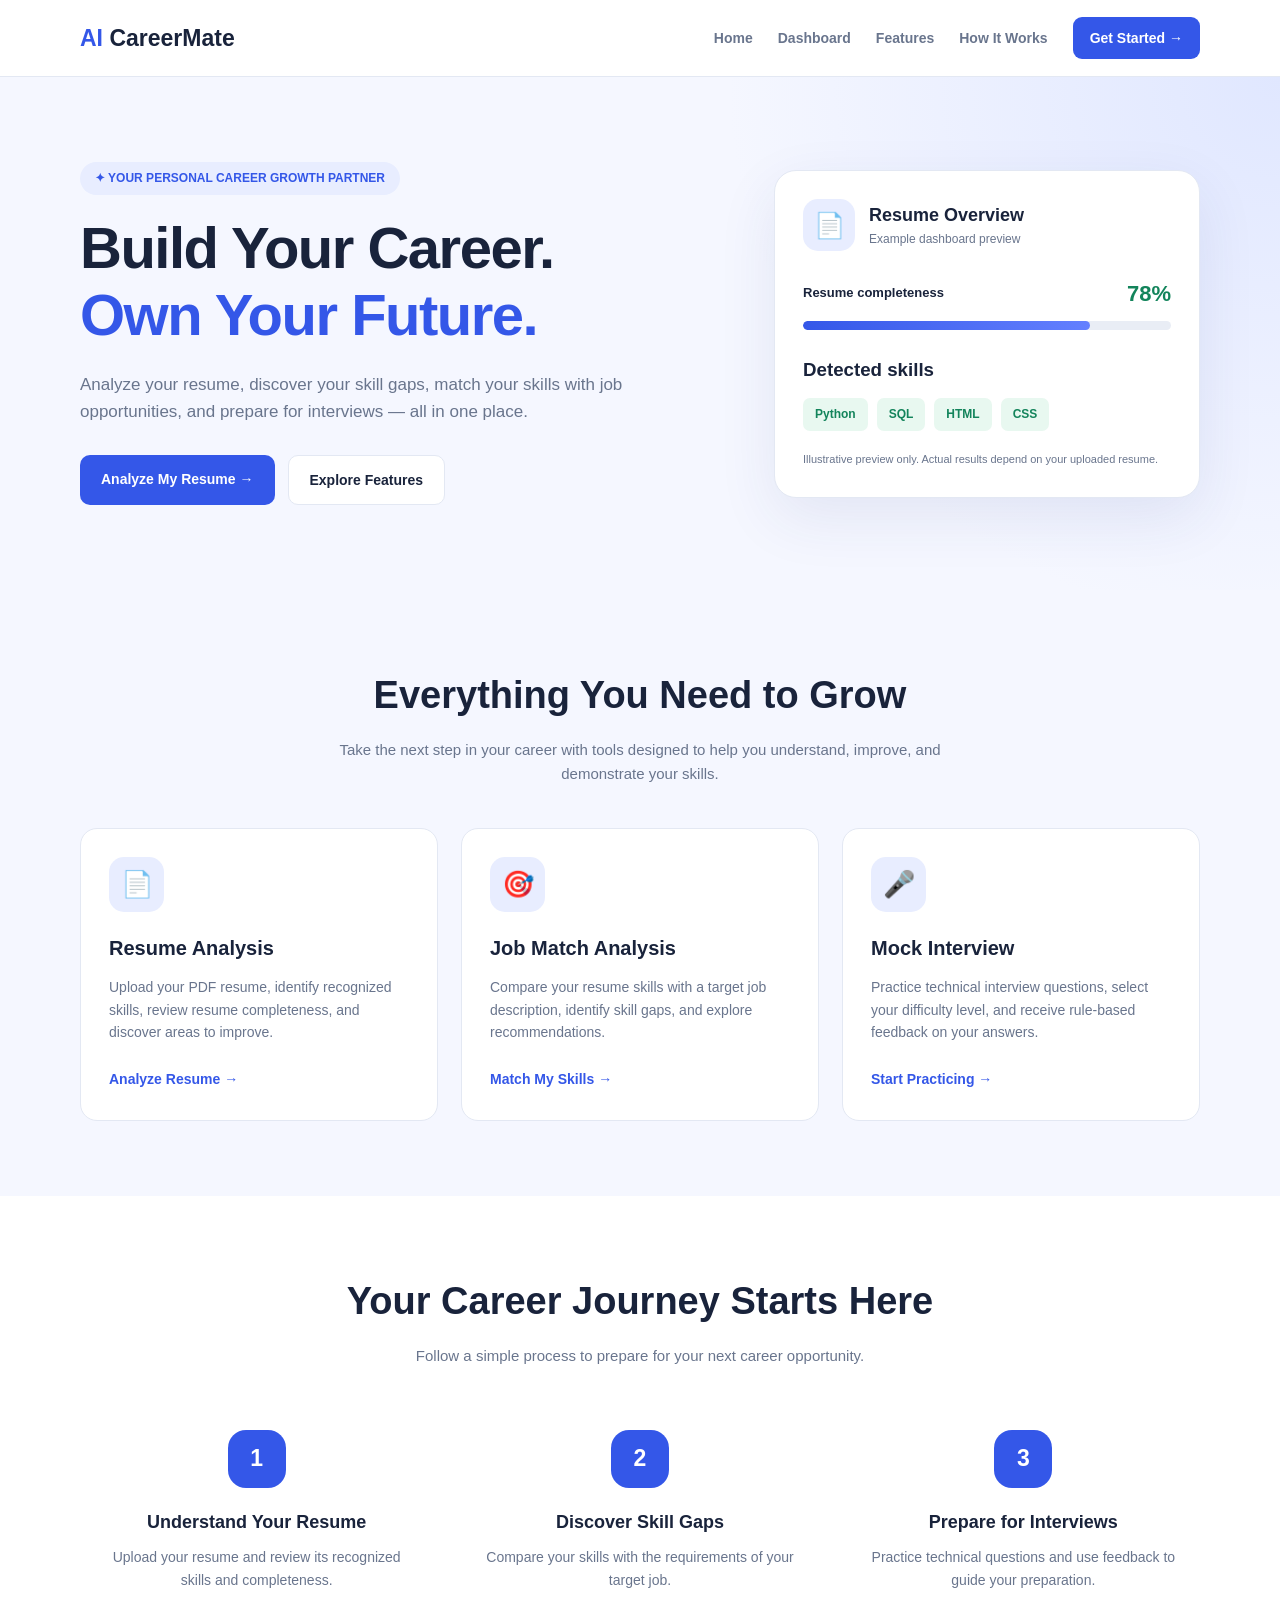
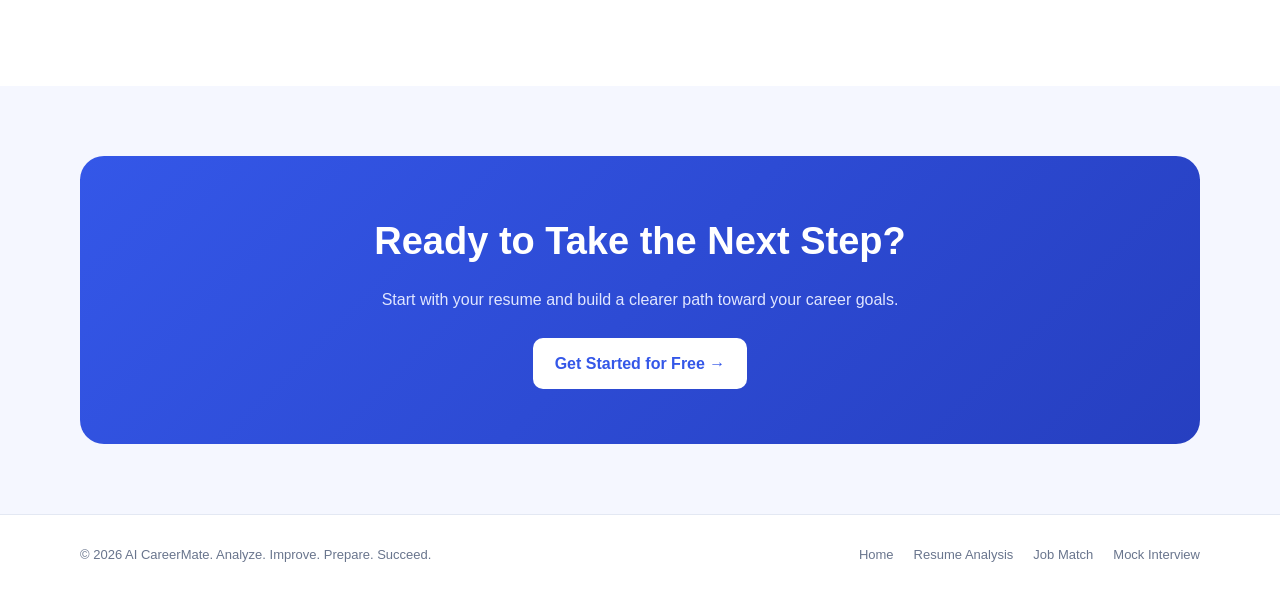
<file: index.html>
<!DOCTYPE html>
<html lang="en">
<head>
    <meta charset="UTF-8">
    <meta name="viewport" content="width=device-width, initial-scale=1.0">
    <title>AI CareerMate</title>
    <meta http-equiv="refresh" content="0; url=./frontend/index.html">
</head>
<body>
    <p>Opening AI CareerMate...</p>
    <script>
        window.location.replace("./frontend/index.html");
    </script>
</body>
</html>
</file>
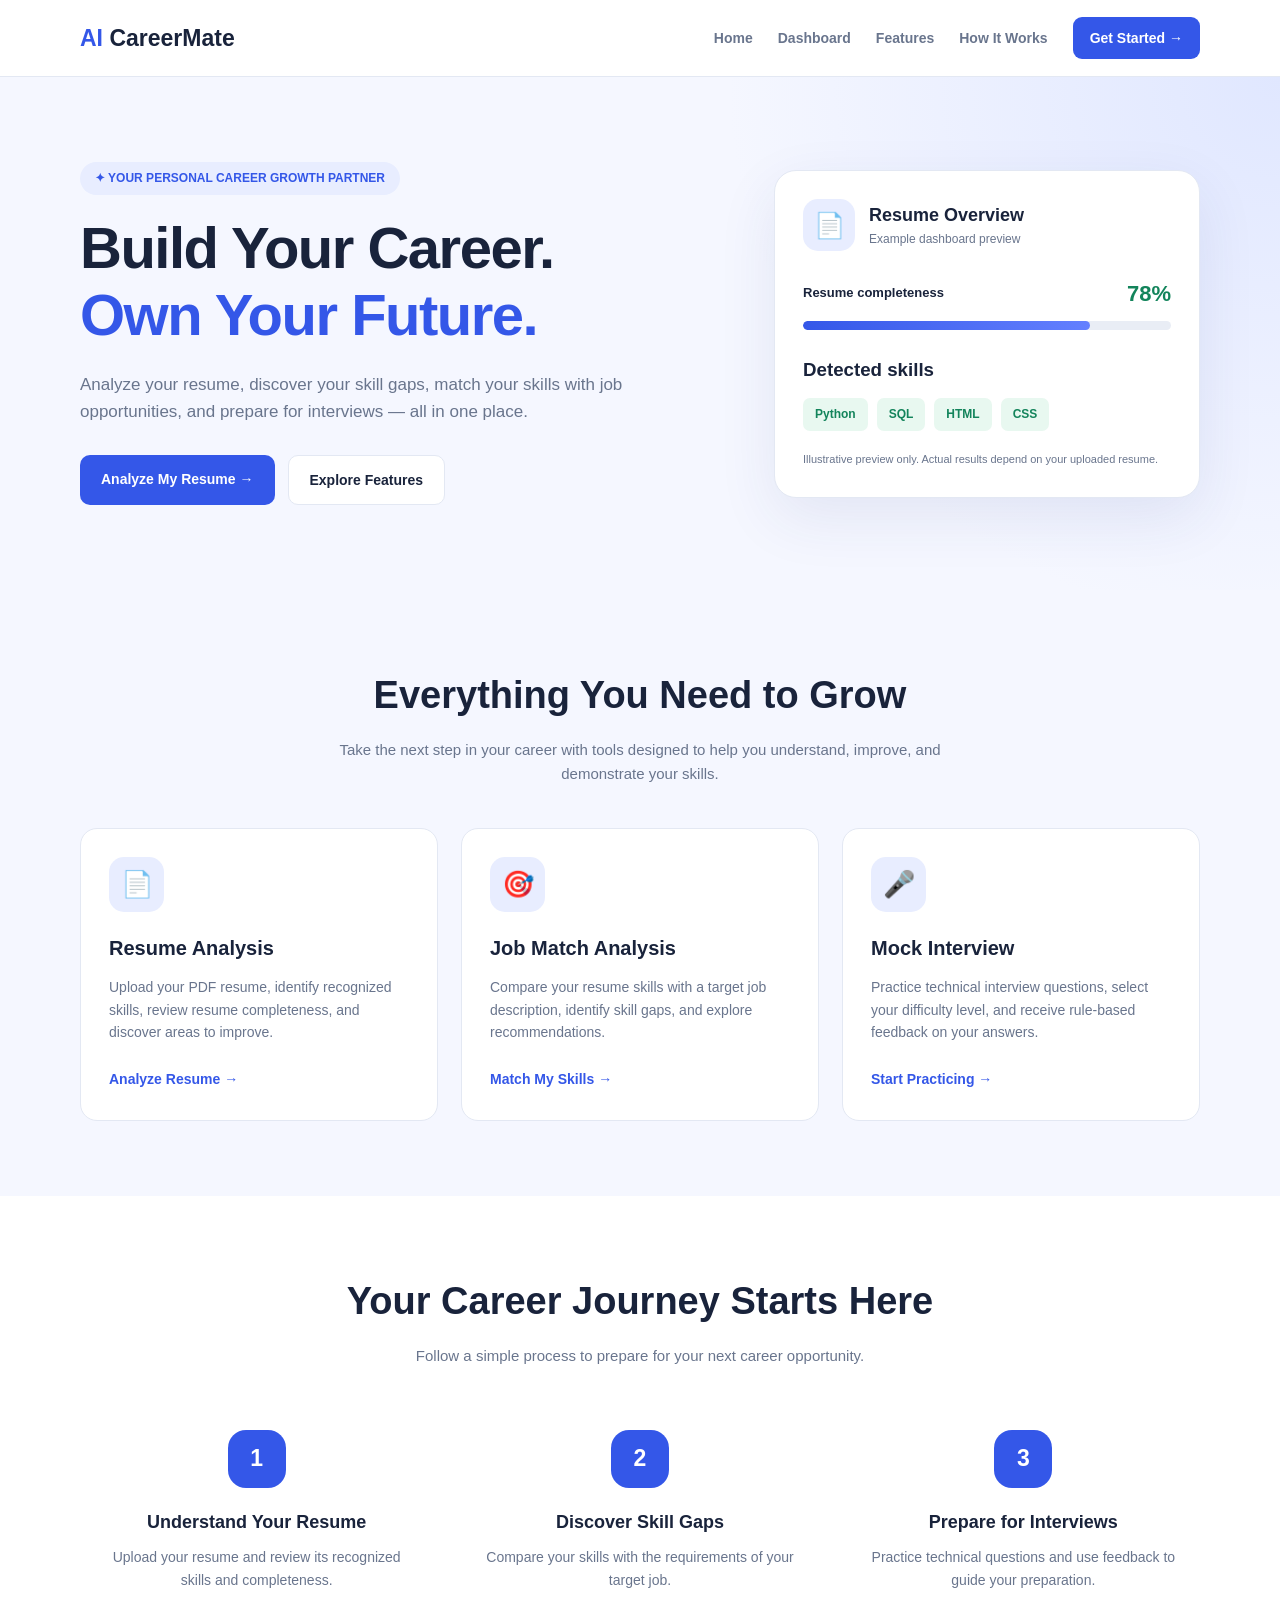
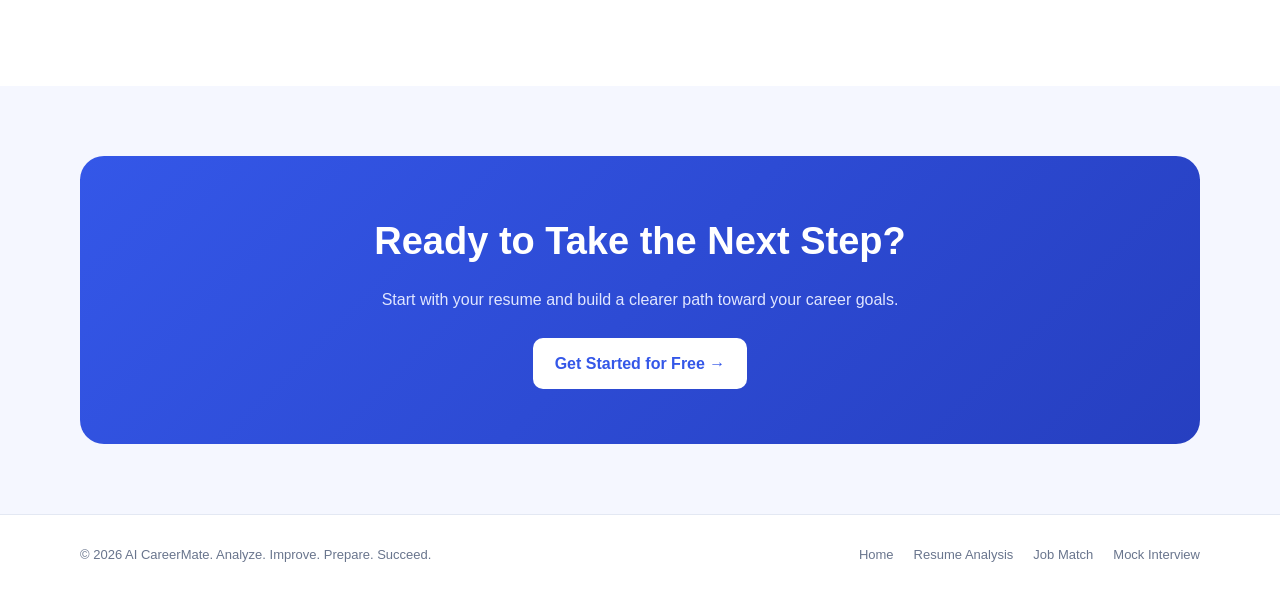
<file: frontend/index.html>
<!DOCTYPE html>
<html lang="en">

<head>
    <meta charset="UTF-8">
    <meta name="viewport" content="width=device-width, initial-scale=1.0">

    <title>AI CareerMate | Your Career Growth Partner</title>

    <meta name="description"
        content="Analyze your resume, match your skills with jobs, and practice interviews with AI CareerMate.">

    <style>
        :root {
            --primary: #3457e8;
            --primary-dark: #2442c7;
            --background: #f5f7ff;
            --text: #19233b;
            --muted: #69758d;
            --border: #e3e8f3;
            --white: #ffffff;
            --green: #13845b;
        }

        * {
            margin: 0;
            padding: 0;
            box-sizing: border-box;
        }

        html {
            scroll-behavior: smooth;
        }

        body {
            font-family: "Segoe UI", Arial, sans-serif;
            background: var(--background);
            color: var(--text);
            line-height: 1.6;
        }

        a {
            text-decoration: none;
            color: inherit;
        }

        button {
            font: inherit;
            cursor: pointer;
        }

        .container {
            width: min(1120px, 92%);
            margin: auto;
        }

        /* NAVIGATION */

        .navbar {
            background: var(--white);
            border-bottom: 1px solid var(--border);
            position: sticky;
            top: 0;
            z-index: 100;
        }

        .nav-content {
            min-height: 76px;
            display: flex;
            justify-content: space-between;
            align-items: center;
            gap: 20px;
        }

        .logo {
            font-size: 23px;
            font-weight: 800;
            color: var(--primary);
        }

        .logo span {
            color: var(--text);
        }

        .nav-links {
            display: flex;
            align-items: center;
            gap: 25px;
        }

        .nav-links a {
            font-size: 14px;
            font-weight: 600;
            color: var(--muted);
            transition: 0.2s;
        }

        .nav-links a:hover {
            color: var(--primary);
        }

        .nav-button {
            background: var(--primary);
            color: white !important;
            padding: 10px 17px;
            border-radius: 9px;
        }

        /* HERO SECTION */

        .hero {
            padding: 85px 0;
            background:
                radial-gradient(circle at top right, #e0e7ff, transparent 40%);
        }

        .hero-content {
            display: grid;
            grid-template-columns: 1.2fr 0.8fr;
            align-items: center;
            gap: 55px;
        }

        .badge {
            display: inline-block;
            background: #e8edff;
            color: var(--primary);
            padding: 7px 15px;
            border-radius: 30px;
            font-size: 12px;
            font-weight: 800;
            margin-bottom: 20px;
        }

        .hero h1 {
            font-size: clamp(36px, 5vw, 58px);
            line-height: 1.15;
            letter-spacing: -1.5px;
            margin-bottom: 22px;
        }

        .highlight {
            color: var(--primary);
        }

        .hero-description {
            color: var(--muted);
            font-size: 17px;
            max-width: 550px;
            margin-bottom: 30px;
        }

        .hero-buttons {
            display: flex;
            flex-wrap: wrap;
            gap: 13px;
        }

        .button {
            display: inline-block;
            padding: 13px 21px;
            border-radius: 10px;
            font-size: 14px;
            font-weight: 700;
            transition: transform 0.2s, background 0.2s;
        }

        .button:hover {
            transform: translateY(-2px);
        }

        .button-primary {
            background: var(--primary);
            color: white;
        }

        .button-primary:hover {
            background: var(--primary-dark);
        }

        .button-secondary {
            background: white;
            border: 1px solid var(--border);
        }

        .button-secondary:hover {
            background: #edf1ff;
        }

        /* HERO PREVIEW */

        .preview-card {
            background: white;
            padding: 28px;
            border-radius: 22px;
            border: 1px solid var(--border);
            box-shadow: 0 20px 60px rgba(40, 60, 130, 0.09);
        }

        .preview-header {
            display: flex;
            align-items: center;
            gap: 14px;
            margin-bottom: 25px;
        }

        .preview-icon {
            width: 52px;
            height: 52px;
            display: grid;
            place-items: center;
            background: #e8edff;
            border-radius: 15px;
            font-size: 25px;
        }

        .preview-header h3 {
            font-size: 18px;
        }

        .preview-header p {
            color: var(--muted);
            font-size: 12px;
        }

        .score-row {
            display: flex;
            justify-content: space-between;
            align-items: center;
            margin-bottom: 10px;
        }

        .score-row span {
            font-size: 13px;
            font-weight: 600;
        }

        .score-number {
            color: var(--green);
            font-size: 22px !important;
            font-weight: 800 !important;
        }

        .progress-track {
            height: 9px;
            background: #e9edf5;
            border-radius: 20px;
            overflow: hidden;
            margin-bottom: 25px;
        }

        .progress-bar {
            height: 100%;
            width: 78%;
            background: linear-gradient(90deg, #3457e8, #6480ff);
            border-radius: 20px;
        }

        .skill-list {
            display: flex;
            flex-wrap: wrap;
            gap: 9px;
            margin-top: 13px;
        }

        .skill {
            background: #e8f8f0;
            color: #13845b;
            padding: 7px 12px;
            border-radius: 7px;
            font-size: 12px;
            font-weight: 700;
        }

        .preview-note {
            color: var(--muted);
            font-size: 11px;
            margin-top: 20px;
        }

        /* SECTION COMMON STYLES */

        .section {
            padding: 75px 0;
        }

        .section-heading {
            text-align: center;
            max-width: 650px;
            margin: 0 auto 42px;
        }

        .section-heading h2 {
            font-size: clamp(28px, 4vw, 38px);
            margin-bottom: 12px;
        }

        .section-heading p {
            color: var(--muted);
            font-size: 15px;
        }

        /* FEATURES */

        .features-grid {
            display: grid;
            grid-template-columns: repeat(3, minmax(0, 1fr));
            gap: 23px;
        }

        .feature-card {
            background: white;
            padding: 28px;
            border: 1px solid var(--border);
            border-radius: 17px;
            transition: transform 0.25s, box-shadow 0.25s;
        }

        .feature-card:hover {
            transform: translateY(-5px);
            box-shadow: 0 15px 35px rgba(40, 60, 130, 0.08);
        }

        .feature-icon {
            width: 55px;
            height: 55px;
            display: grid;
            place-items: center;
            border-radius: 15px;
            background: #e8edff;
            font-size: 26px;
            margin-bottom: 20px;
        }

        .feature-card h3 {
            font-size: 20px;
            margin-bottom: 12px;
        }

        .feature-card p {
            color: var(--muted);
            font-size: 14px;
            margin-bottom: 23px;
        }

        .feature-link {
            color: var(--primary);
            font-size: 14px;
            font-weight: 800;
        }

        .feature-link:hover {
            text-decoration: underline;
        }

        /* HOW IT WORKS */

        .workflow {
            background: white;
        }

        .workflow-grid {
            display: grid;
            grid-template-columns: repeat(3, minmax(0, 1fr));
            gap: 30px;
        }

        .workflow-step {
            text-align: center;
            padding: 20px;
        }

        .step-number {
            width: 58px;
            height: 58px;
            display: grid;
            place-items: center;
            background: var(--primary);
            color: white;
            border-radius: 18px;
            font-size: 23px;
            font-weight: 800;
            margin: 0 auto 20px;
        }

        .workflow-step h3 {
            font-size: 18px;
            margin-bottom: 10px;
        }

        .workflow-step p {
            color: var(--muted);
            font-size: 14px;
        }

        /* CALL TO ACTION */

        .cta {
            padding: 70px 0;
        }

        .cta-box {
            text-align: center;
            background: linear-gradient(135deg, #3457e8, #263fc0);
            color: white;
            padding: 55px 25px;
            border-radius: 24px;
        }

        .cta-box h2 {
            font-size: clamp(27px, 4vw, 38px);
            margin-bottom: 15px;
        }

        .cta-box p {
            color: #e0e6ff;
            margin-bottom: 25px;
        }

        .cta-button {
            display: inline-block;
            background: white;
            color: var(--primary);
            padding: 13px 22px;
            border-radius: 10px;
            font-weight: 800;
        }

        .cta-button:hover {
            background: #edf1ff;
        }

        /* FOOTER */

        .footer {
            background: white;
            border-top: 1px solid var(--border);
            padding: 30px 0;
        }

        .footer-content {
            display: flex;
            justify-content: space-between;
            align-items: center;
            gap: 18px;
            flex-wrap: wrap;
        }

        .footer p {
            color: var(--muted);
            font-size: 13px;
        }

        .footer-links {
            display: flex;
            gap: 20px;
            flex-wrap: wrap;
        }

        .footer-links a {
            color: var(--muted);
            font-size: 13px;
        }

        .footer-links a:hover {
            color: var(--primary);
        }

        /* RESPONSIVE DESIGN */

        @media (max-width: 850px) {
            .hero-content {
                grid-template-columns: 1fr;
                gap: 35px;
            }

            .preview-card {
                max-width: 550px;
            }

            .features-grid {
                grid-template-columns: 1fr;
            }

            .workflow-grid {
                grid-template-columns: 1fr;
                gap: 10px;
            }
        }

        @media (max-width: 600px) {
            .nav-content {
                padding: 14px 0;
                align-items: flex-start;
                flex-direction: column;
                gap: 12px;
            }

            .nav-links {
                width: 100%;
                gap: 15px;
                flex-wrap: wrap;
            }

            .nav-links a {
                font-size: 12px;
            }

            .hero {
                padding: 55px 0;
            }

            .hero-description {
                font-size: 15px;
            }

            .section {
                padding: 55px 0;
            }

            .feature-card {
                padding: 23px;
            }

            .footer-content {
                flex-direction: column;
                align-items: flex-start;
            }
        }

        @media (prefers-reduced-motion: reduce) {
            html {
                scroll-behavior: auto;
            }

            *,
            *::before,
            *::after {
                transition-duration: 0.01ms !important;
            }
        }
    </style>
</head>

<body>

    <!-- NAVIGATION -->
    <header class="navbar">
        <nav class="container nav-content">
            <a href="index.html" class="logo">
                AI <span>CareerMate</span>
            </a>

            <div class="nav-links">
                <a href="#home">Home</a>
                <a href="dashboard.html">Dashboard</a>
                <a href="#features">Features</a>
                <a href="#how-it-works">How It Works</a>
                <a href="resume.html" class="nav-button">Get Started →</a>
            </div>
        </nav>
    </header>

    <main>

        <!-- HERO SECTION -->
        <section class="hero" id="home">
            <div class="container hero-content">

                <div>
                    <span class="badge">
                        ✦ YOUR PERSONAL CAREER GROWTH PARTNER
                    </span>

                    <h1>
                        Build Your Career.<br>
                        <span class="highlight">Own Your Future.</span>
                    </h1>

                    <p class="hero-description">
                        Analyze your resume, discover your skill gaps,
                        match your skills with job opportunities, and
                        prepare for interviews — all in one place.
                    </p>

                    <div class="hero-buttons">
                        <a href="resume.html" class="button button-primary">
                            Analyze My Resume →
                        </a>

                        <a href="#features" class="button button-secondary">
                            Explore Features
                        </a>
                    </div>
                </div>

                <!-- PREVIEW CARD -->
                <div class="preview-card">

                    <div class="preview-header">
                        <div class="preview-icon">📄</div>

                        <div>
                            <h3>Resume Overview</h3>
                            <p>Example dashboard preview</p>
                        </div>
                    </div>

                    <div class="score-row">
                        <span>Resume completeness</span>
                        <span class="score-number">78%</span>
                    </div>

                    <div class="progress-track">
                        <div class="progress-bar"></div>
                    </div>

                    <h3>Detected skills</h3>

                    <div class="skill-list">
                        <span class="skill">Python</span>
                        <span class="skill">SQL</span>
                        <span class="skill">HTML</span>
                        <span class="skill">CSS</span>
                    </div>

                    <p class="preview-note">
                        Illustrative preview only. Actual results depend
                        on your uploaded resume.
                    </p>

                </div>

            </div>
        </section>

        <!-- FEATURES SECTION -->
        <section class="section" id="features">
            <div class="container">

                <div class="section-heading">
                    <h2>Everything You Need to Grow</h2>

                    <p>
                        Take the next step in your career with tools
                        designed to help you understand, improve,
                        and demonstrate your skills.
                    </p>
                </div>

                <div class="features-grid">

                    <!-- RESUME ANALYSIS -->
                    <article class="feature-card">
                        <div class="feature-icon">📄</div>

                        <h3>Resume Analysis</h3>

                        <p>
                            Upload your PDF resume, identify recognized
                            skills, review resume completeness, and
                            discover areas to improve.
                        </p>

                        <a href="resume.html" class="feature-link">
                            Analyze Resume →
                        </a>
                    </article>

                    <!-- JOB MATCH -->
                    <article class="feature-card">
                        <div class="feature-icon">🎯</div>

                        <h3>Job Match Analysis</h3>

                        <p>
                            Compare your resume skills with a target
                            job description, identify skill gaps, and
                            explore recommendations.
                        </p>

                        <a href="job-match.html" class="feature-link">
                            Match My Skills →
                        </a>
                    </article>

                    <!-- MOCK INTERVIEW -->
                    <article class="feature-card">
                        <div class="feature-icon">🎤</div>

                        <h3>Mock Interview</h3>

                        <p>
                            Practice technical interview questions,
                            select your difficulty level, and receive
                            rule-based feedback on your answers.
                        </p>

                        <a href="interview.html" class="feature-link">
                            Start Practicing →
                        </a>
                    </article>

                </div>
            </div>
        </section>

        <!-- HOW IT WORKS -->
        <section class="section workflow" id="how-it-works">
            <div class="container">

                <div class="section-heading">
                    <h2>Your Career Journey Starts Here</h2>

                    <p>
                        Follow a simple process to prepare for
                        your next career opportunity.
                    </p>
                </div>

                <div class="workflow-grid">

                    <div class="workflow-step">
                        <div class="step-number">1</div>

                        <h3>Understand Your Resume</h3>

                        <p>
                            Upload your resume and review its
                            recognized skills and completeness.
                        </p>
                    </div>

                    <div class="workflow-step">
                        <div class="step-number">2</div>

                        <h3>Discover Skill Gaps</h3>

                        <p>
                            Compare your skills with the requirements
                            of your target job.
                        </p>
                    </div>

                    <div class="workflow-step">
                        <div class="step-number">3</div>

                        <h3>Prepare for Interviews</h3>

                        <p>
                            Practice technical questions and use
                            feedback to guide your preparation.
                        </p>
                    </div>

                </div>
            </div>
        </section>

        <!-- CALL TO ACTION -->
        <section class="cta">
            <div class="container">

                <div class="cta-box">
                    <h2>Ready to Take the Next Step?</h2>

                    <p>
                        Start with your resume and build a clearer
                        path toward your career goals.
                    </p>

                    <a href="resume.html" class="cta-button">
                        Get Started for Free →
                    </a>
                </div>

            </div>
        </section>

    </main>

    <!-- FOOTER -->
    <footer class="footer">
        <div class="container footer-content">

            <p>
                © <span id="currentYear"></span>
                AI CareerMate. Analyze. Improve. Prepare. Succeed.
            </p>

            <div class="footer-links">
                <a href="index.html">Home</a>
                <a href="resume.html">Resume Analysis</a>
                <a href="job-match.html">Job Match</a>
                <a href="interview.html">Mock Interview</a>
            </div>

        </div>
    </footer>

    <script>
        "use strict";

        // Automatically display the current year in the footer.
        document.getElementById("currentYear").textContent =
            new Date().getFullYear();
    </script>

</body>

</html>
</file>
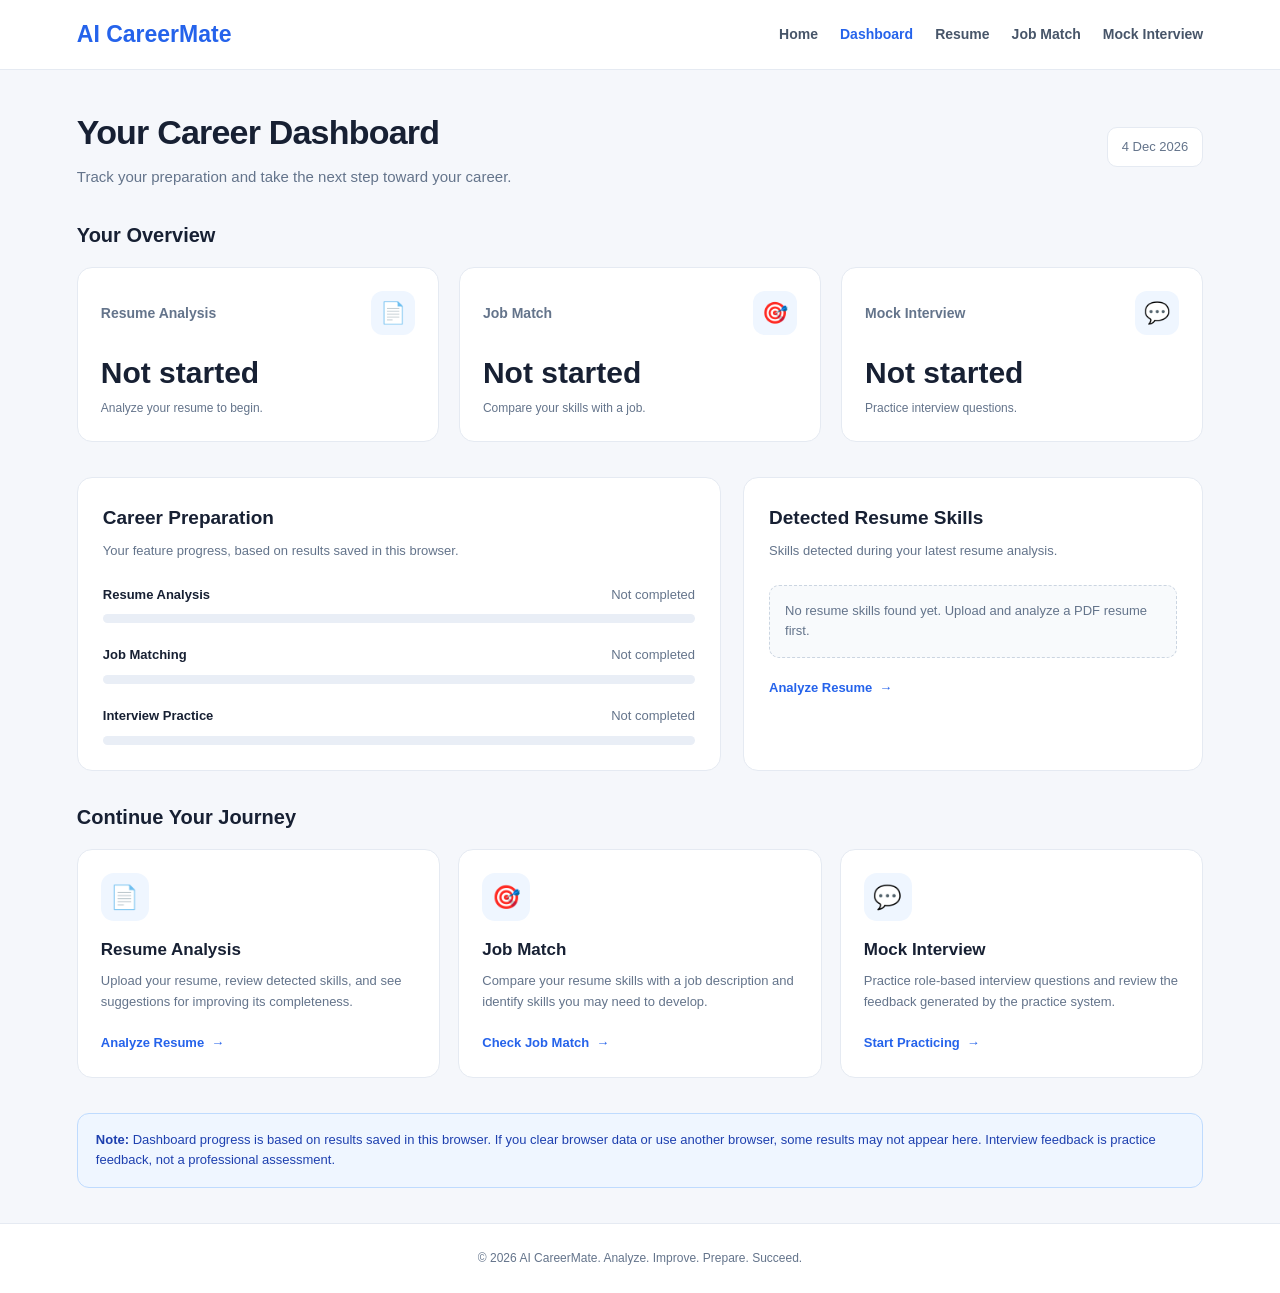
<file: frontend/dashboard.html>
<!DOCTYPE html>
<html lang="en">

<head>
    <meta charset="UTF-8">
    <meta name="viewport" content="width=device-width, initial-scale=1.0">
    <title>Dashboard | AI CareerMate</title>

    <style>
        * {
            margin: 0;
            padding: 0;
            box-sizing: border-box;
        }

        :root {
            --primary: #2563eb;
            --primary-dark: #1d4ed8;
            --background: #f5f7fb;
            --text: #172033;
            --muted: #64748b;
            --border: #e5eaf2;
            --white: #ffffff;
        }

        body {
            font-family: Arial, Helvetica, sans-serif;
            background: var(--background);
            color: var(--text);
            line-height: 1.6;
        }

        a {
            text-decoration: none;
        }

        button,
        a {
            -webkit-tap-highlight-color: transparent;
        }

        .navbar {
            background: var(--white);
            border-bottom: 1px solid var(--border);
            padding: 16px 6%;
            display: flex;
            justify-content: space-between;
            align-items: center;
            gap: 20px;
            flex-wrap: wrap;
        }

        .logo {
            color: var(--primary);
            font-size: 23px;
            font-weight: 800;
        }

        .nav-links {
            display: flex;
            align-items: center;
            gap: 22px;
            flex-wrap: wrap;
        }

        .nav-links a {
            color: #475569;
            font-size: 14px;
            font-weight: 600;
        }

        .nav-links a:hover,
        .nav-links a.active {
            color: var(--primary);
        }

        .container {
            width: 88%;
            max-width: 1200px;
            margin: 35px auto;
        }

        .welcome {
            display: flex;
            justify-content: space-between;
            align-items: center;
            gap: 20px;
            margin-bottom: 30px;
            flex-wrap: wrap;
        }

        .welcome h1 {
            font-size: clamp(25px, 4vw, 34px);
            margin-bottom: 6px;
            letter-spacing: -0.8px;
        }

        .welcome p {
            color: var(--muted);
            font-size: 15px;
        }

        .date-label {
            color: var(--muted);
            font-size: 13px;
            background: var(--white);
            border: 1px solid var(--border);
            padding: 9px 14px;
            border-radius: 10px;
        }

        .section-heading {
            font-size: 20px;
            margin-bottom: 16px;
        }

        .stats-grid {
            display: grid;
            grid-template-columns: repeat(3, minmax(0, 1fr));
            gap: 20px;
            margin-bottom: 35px;
        }

        .stat-card {
            background: var(--white);
            border: 1px solid var(--border);
            border-radius: 15px;
            padding: 23px;
            min-width: 0;
        }

        .stat-top {
            display: flex;
            align-items: center;
            justify-content: space-between;
            gap: 10px;
            margin-bottom: 18px;
        }

        .stat-icon {
            width: 44px;
            height: 44px;
            display: grid;
            place-items: center;
            border-radius: 12px;
            font-size: 21px;
            background: #eff6ff;
        }

        .stat-label {
            font-size: 14px;
            color: var(--muted);
            font-weight: 600;
        }

        .stat-value {
            font-size: 30px;
            font-weight: 800;
            line-height: 1.3;
            margin-bottom: 7px;
        }

        .stat-note {
            color: var(--muted);
            font-size: 12px;
        }

        .content-grid {
            display: grid;
            grid-template-columns: minmax(0, 1.4fr) minmax(0, 1fr);
            gap: 22px;
            margin-bottom: 30px;
        }

        .panel {
            background: var(--white);
            border: 1px solid var(--border);
            border-radius: 15px;
            padding: 25px;
            min-width: 0;
        }

        .panel h2 {
            font-size: 19px;
            margin-bottom: 7px;
        }

        .panel-description {
            color: var(--muted);
            font-size: 13px;
            margin-bottom: 23px;
        }

        .progress-item {
            margin-bottom: 22px;
        }

        .progress-item:last-child {
            margin-bottom: 0;
        }

        .progress-info {
            display: flex;
            justify-content: space-between;
            gap: 12px;
            font-size: 13px;
            margin-bottom: 9px;
        }

        .progress-info strong {
            font-weight: 700;
        }

        .progress-info span {
            color: var(--muted);
        }

        .progress-track {
            width: 100%;
            height: 9px;
            background: #e9eef6;
            border-radius: 20px;
            overflow: hidden;
        }

        .progress-fill {
            height: 100%;
            width: 0;
            border-radius: 20px;
            background: var(--primary);
            transition: width 0.5s ease;
        }

        .skill-list {
            display: flex;
            flex-wrap: wrap;
            gap: 9px;
            margin: 17px 0 20px;
        }

        .skill-tag {
            padding: 6px 11px;
            background: #eff6ff;
            color: #1d4ed8;
            border-radius: 8px;
            font-size: 12px;
            font-weight: 700;
        }

        .empty-message {
            color: var(--muted);
            font-size: 13px;
            background: #f8fafc;
            border: 1px dashed #cbd5e1;
            border-radius: 10px;
            padding: 15px;
            margin: 16px 0;
        }

        .action-grid {
            display: grid;
            grid-template-columns: repeat(3, minmax(0, 1fr));
            gap: 18px;
            margin-bottom: 35px;
        }

        .action-card {
            background: var(--white);
            border: 1px solid var(--border);
            border-radius: 15px;
            padding: 23px;
            display: flex;
            flex-direction: column;
            align-items: flex-start;
            transition: transform 0.2s ease, border-color 0.2s ease;
        }

        .action-card:hover {
            transform: translateY(-3px);
            border-color: #93b4ff;
        }

        .action-icon {
            width: 48px;
            height: 48px;
            display: grid;
            place-items: center;
            border-radius: 13px;
            background: #eff6ff;
            font-size: 23px;
            margin-bottom: 15px;
        }

        .action-card h3 {
            font-size: 17px;
            margin-bottom: 8px;
        }

        .action-card p {
            color: var(--muted);
            font-size: 13px;
            margin-bottom: 20px;
            flex-grow: 1;
        }

        .action-link {
            display: inline-flex;
            align-items: center;
            gap: 7px;
            color: var(--primary);
            font-weight: 700;
            font-size: 13px;
        }

        .action-link:hover {
            color: var(--primary-dark);
        }

        .notice {
            background: #eff6ff;
            border: 1px solid #bfdbfe;
            color: #1e40af;
            border-radius: 12px;
            padding: 16px 18px;
            font-size: 13px;
            margin-bottom: 28px;
        }

        .footer {
            text-align: center;
            padding: 25px 15px;
            color: var(--muted);
            font-size: 12px;
            border-top: 1px solid var(--border);
            background: var(--white);
        }

        @media (max-width: 850px) {

            .stats-grid,
            .action-grid {
                grid-template-columns: repeat(2, minmax(0, 1fr));
            }

            .content-grid {
                grid-template-columns: 1fr;
            }
        }

        @media (max-width: 550px) {
            .navbar {
                padding: 15px 5%;
            }

            .nav-links {
                gap: 13px;
            }

            .nav-links a {
                font-size: 12px;
            }

            .container {
                width: 92%;
                margin: 25px auto;
            }

            .stats-grid,
            .action-grid {
                grid-template-columns: 1fr;
            }

            .stat-card,
            .panel,
            .action-card {
                padding: 19px;
            }
        }
    </style>
</head>

<body>

    <header class="navbar">
        <a href="index.html" class="logo">AI CareerMate</a>

        <nav class="nav-links" aria-label="Main navigation">
            <a href="index.html">Home</a>
            <a href="dashboard.html" class="active">Dashboard</a>
            <a href="resume.html">Resume</a>
            <a href="job-match.html">Job Match</a>
            <a href="interview.html">Mock Interview</a>
        </nav>
    </header>

    <main class="container">

        <section class="welcome">
            <div>
                <h1>Your Career Dashboard</h1>
                <p>Track your preparation and take the next step toward your career.</p>
            </div>

            <div class="date-label" id="currentDate">Loading date...</div>
        </section>

        <h2 class="section-heading">Your Overview</h2>

        <section class="stats-grid">

            <article class="stat-card">
                <div class="stat-top">
                    <span class="stat-label">Resume Analysis</span>
                    <span class="stat-icon">📄</span>
                </div>
                <div class="stat-value" id="resumeStatus">Not started</div>
                <p class="stat-note" id="resumeNote">Analyze your resume to begin.</p>
            </article>

            <article class="stat-card">
                <div class="stat-top">
                    <span class="stat-label">Job Match</span>
                    <span class="stat-icon">🎯</span>
                </div>
                <div class="stat-value" id="jobMatchValue">Not started</div>
                <p class="stat-note" id="jobMatchNote">Compare your skills with a job.</p>
            </article>

            <article class="stat-card">
                <div class="stat-top">
                    <span class="stat-label">Mock Interview</span>
                    <span class="stat-icon">💬</span>
                </div>
                <div class="stat-value" id="interviewStatus">Not started</div>
                <p class="stat-note" id="interviewNote">Practice interview questions.</p>
            </article>

        </section>

        <section class="content-grid">

            <article class="panel">
                <h2>Career Preparation</h2>
                <p class="panel-description">
                    Your feature progress, based on results saved in this browser.
                </p>

                <div class="progress-item">
                    <div class="progress-info">
                        <strong>Resume Analysis</strong>
                        <span id="resumeProgressLabel">Not completed</span>
                    </div>
                    <div class="progress-track">
                        <div class="progress-fill" id="resumeProgress"></div>
                    </div>
                </div>

                <div class="progress-item">
                    <div class="progress-info">
                        <strong>Job Matching</strong>
                        <span id="jobProgressLabel">Not completed</span>
                    </div>
                    <div class="progress-track">
                        <div class="progress-fill" id="jobProgress"></div>
                    </div>
                </div>

                <div class="progress-item">
                    <div class="progress-info">
                        <strong>Interview Practice</strong>
                        <span id="interviewProgressLabel">Not completed</span>
                    </div>
                    <div class="progress-track">
                        <div class="progress-fill" id="interviewProgress"></div>
                    </div>
                </div>
            </article>

            <article class="panel">
                <h2>Detected Resume Skills</h2>
                <p class="panel-description">
                    Skills detected during your latest resume analysis.
                </p>

                <div id="skillsContainer">
                    <div class="empty-message">
                        No resume skills found yet. Upload and analyze a PDF resume first.
                    </div>
                </div>

                <a href="resume.html" class="action-link">
                    Analyze Resume <span>→</span>
                </a>
            </article>

        </section>

        <h2 class="section-heading">Continue Your Journey</h2>

        <section class="action-grid">

            <article class="action-card">
                <div class="action-icon">📄</div>
                <h3>Resume Analysis</h3>
                <p>
                    Upload your resume, review detected skills, and see suggestions
                    for improving its completeness.
                </p>
                <a href="resume.html" class="action-link">
                    Analyze Resume <span>→</span>
                </a>
            </article>

            <article class="action-card">
                <div class="action-icon">🎯</div>
                <h3>Job Match</h3>
                <p>
                    Compare your resume skills with a job description and identify
                    skills you may need to develop.
                </p>
                <a href="job-match.html" class="action-link">
                    Check Job Match <span>→</span>
                </a>
            </article>

            <article class="action-card">
                <div class="action-icon">💬</div>
                <h3>Mock Interview</h3>
                <p>
                    Practice role-based interview questions and review the feedback
                    generated by the practice system.
                </p>
                <a href="interview.html" class="action-link">
                    Start Practicing <span>→</span>
                </a>
            </article>

        </section>

        <div class="notice">
            <strong>Note:</strong> Dashboard progress is based on results saved in this
            browser. If you clear browser data or use another browser, some results
            may not appear here. Interview feedback is practice feedback, not a
            professional assessment.
        </div>

    </main>

    <footer class="footer">
        © <span id="currentYear"></span> AI CareerMate. Analyze. Improve. Prepare. Succeed.
    </footer>

    <script>
        // Display today's date and the current year.
        const today = new Date();

        document.getElementById("currentDate").textContent =
            today.toLocaleDateString("en-IN", {
                day: "numeric",
                month: "short",
                year: "numeric"
            });

        document.getElementById("currentYear").textContent =
            today.getFullYear();

        // Read saved values safely from this browser.
        function readSavedValue(key) {
            try {
                return sessionStorage.getItem(key) ||
                    localStorage.getItem(key);
            } catch (error) {
                return null;
            }
        }

        function readSavedJSON(key) {
            const value = readSavedValue(key);

            if (!value) {
                return null;
            }

            try {
                return JSON.parse(value);
            } catch (error) {
                return null;
            }
        }

        function setProgress(elementId, labelId, percentage, label) {
            const safePercentage = Math.max(
                0,
                Math.min(100, Number(percentage) || 0)
            );

            document.getElementById(elementId).style.width =
                safePercentage + "%";

            document.getElementById(labelId).textContent = label;
        }

        // Resume: script.js currently saves detected skills in sessionStorage.
        const savedSkills = readSavedValue("careerMateResumeSkills");
        const skillsContainer = document.getElementById("skillsContainer");

        if (savedSkills) {
            const skills = savedSkills
                .split(",")
                .map(skill => skill.trim())
                .filter(Boolean);

            if (skills.length > 0) {
                document.getElementById("resumeStatus").textContent = "Analyzed";
                document.getElementById("resumeNote").textContent =
                    skills.length + " detected skill(s) saved.";

                setProgress(
                    "resumeProgress",
                    "resumeProgressLabel",
                    100,
                    "Analysis completed"
                );

                skillsContainer.replaceChildren();

                const skillList = document.createElement("div");
                skillList.className = "skill-list";

                skills.forEach(skill => {
                    const tag = document.createElement("span");
                    tag.className = "skill-tag";
                    tag.textContent = skill;
                    skillList.appendChild(tag);
                });

                skillsContainer.appendChild(skillList);
            }
        }

        // Job Match: show a result only if a previous page has saved one.
        // The current job-match page may not save this value yet.
        const savedMatch = readSavedValue("careerMateMatchPercentage");

        if (savedMatch !== null) {
            const percentage = Number(savedMatch);

            if (Number.isFinite(percentage) && percentage >= 0 && percentage <= 100) {
                document.getElementById("jobMatchValue").textContent =
                    percentage + "%";

                document.getElementById("jobMatchNote").textContent =
                    "Latest saved job match result.";

                setProgress(
                    "jobProgress",
                    "jobProgressLabel",
                    percentage,
                    percentage + "% match"
                );
            }
        }

        // Mock Interview: show a result only if a previous page has saved one.
        // The current interview page may not save its summary yet.
        const savedInterview = readSavedJSON("careerMateInterviewSummary");

        if (savedInterview && typeof savedInterview === "object") {
            const completed = Number(savedInterview.completedQuestions);
            const total = Number(savedInterview.totalQuestions);

            if (
                Number.isFinite(completed) &&
                Number.isFinite(total) &&
                total > 0 &&
                completed >= 0
            ) {
                const safeCompleted = Math.min(completed, total);
                const percentage = Math.round(safeCompleted / total * 100);

                document.getElementById("interviewStatus").textContent =
                    safeCompleted + "/" + total;

                document.getElementById("interviewNote").textContent =
                    "Questions completed in the latest session.";

                setProgress(
                    "interviewProgress",
                    "interviewProgressLabel",
                    percentage,
                    percentage + "% completed"
                );
            }
        }
    </script>

</body>

</html>
</file>
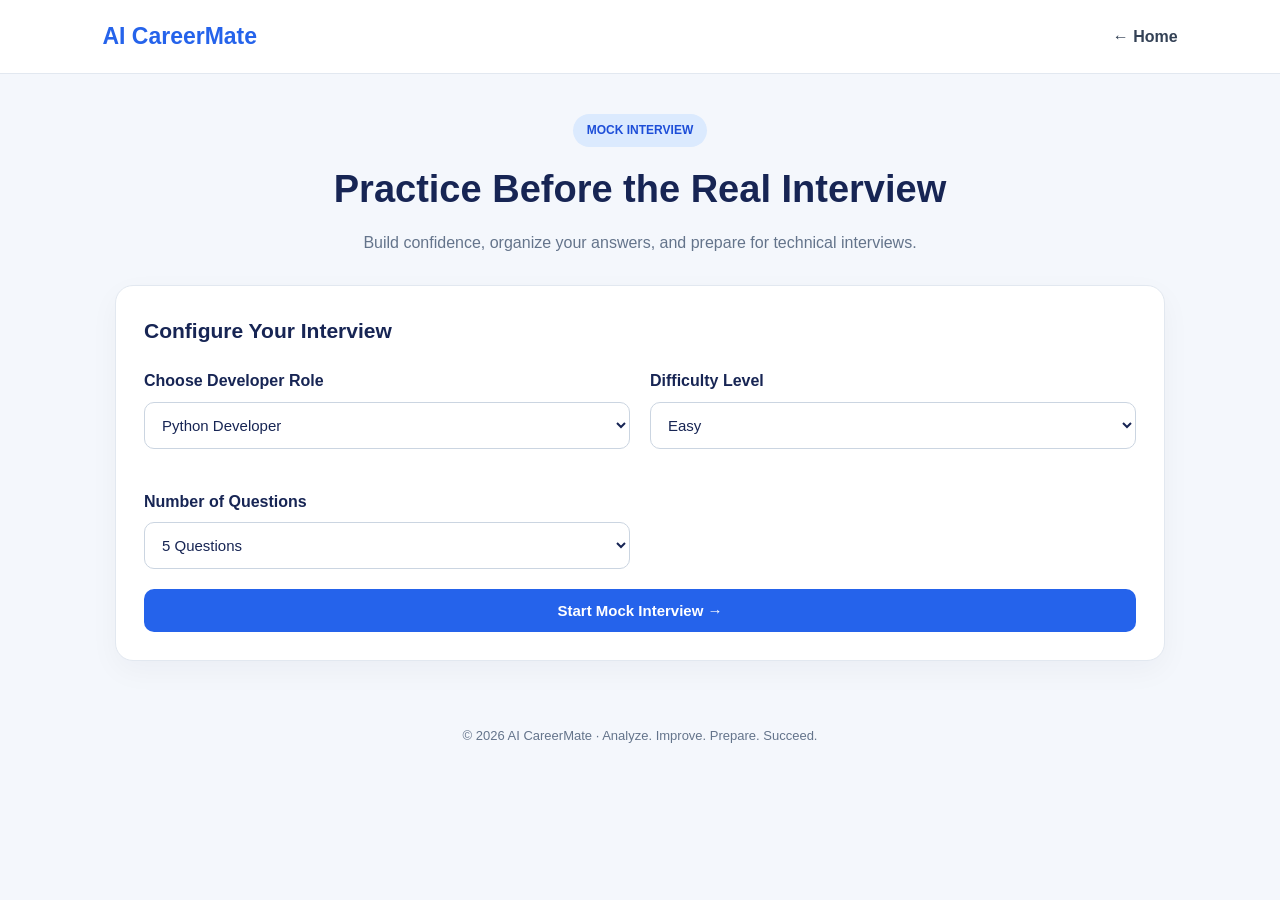
<file: frontend/interview.html>
<!DOCTYPE html>
<html lang="en">

<head>
    <meta charset="UTF-8">
    <meta name="viewport" content="width=device-width, initial-scale=1.0">
    <title>AI CareerMate | Mock Interview</title>

    <style>
        * {
            margin: 0;
            padding: 0;
            box-sizing: border-box;
        }

        body {
            font-family: Arial, Helvetica, sans-serif;
            background: #f4f7fc;
            color: #172554;
            line-height: 1.6;
        }

        nav {
            display: flex;
            justify-content: space-between;
            align-items: center;
            padding: 18px 8%;
            background: white;
            border-bottom: 1px solid #e2e8f0;
        }

        .logo {
            color: #2563eb;
            font-size: 23px;
            font-weight: 800;
            text-decoration: none;
        }

        .back-link {
            text-decoration: none;
            color: #334155;
            font-weight: 600;
        }

        .back-link:hover {
            color: #2563eb;
        }

        .container {
            width: 90%;
            max-width: 1050px;
            margin: 40px auto;
        }

        .page-heading {
            text-align: center;
            margin-bottom: 30px;
        }

        .badge {
            display: inline-block;
            background: #dbeafe;
            color: #1d4ed8;
            padding: 7px 14px;
            border-radius: 30px;
            font-size: 12px;
            font-weight: 800;
            margin-bottom: 12px;
        }

        .page-heading h1 {
            font-size: clamp(28px, 4vw, 38px);
            margin-bottom: 10px;
        }

        .page-heading p {
            color: #64748b;
        }

        .card {
            background: white;
            border: 1px solid #e2e8f0;
            border-radius: 18px;
            padding: 28px;
            margin-bottom: 24px;
            box-shadow: 0 10px 30px rgba(15, 23, 42, 0.04);
        }

        .card h2 {
            font-size: 21px;
            margin-bottom: 20px;
        }

        .form-grid {
            display: grid;
            grid-template-columns: 1fr 1fr;
            gap: 20px;
        }

        .form-group {
            margin-bottom: 20px;
        }

        label {
            display: block;
            font-weight: 700;
            margin-bottom: 8px;
        }

        select,
        textarea {
            width: 100%;
            padding: 13px;
            border: 1px solid #cbd5e1;
            border-radius: 10px;
            background: white;
            color: #172554;
            font: inherit;
            font-size: 15px;
        }

        select:focus,
        textarea:focus {
            outline: 2px solid #bfdbfe;
            border-color: #2563eb;
        }

        button {
            padding: 13px 20px;
            border: none;
            border-radius: 10px;
            font-size: 15px;
            font-weight: 700;
            cursor: pointer;
            transition: background 0.2s;
        }

        button:disabled {
            opacity: 0.55;
            cursor: not-allowed;
        }

        .primary-button {
            background: #2563eb;
            color: white;
        }

        .primary-button:hover:not(:disabled) {
            background: #1d4ed8;
        }

        .secondary-button {
            background: #e2e8f0;
            color: #1e293b;
        }

        .secondary-button:hover:not(:disabled) {
            background: #cbd5e1;
        }

        .danger-button {
            background: #fee2e2;
            color: #b91c1c;
        }

        .danger-button:hover:not(:disabled) {
            background: #fecaca;
        }

        .full-button {
            width: 100%;
        }

        .interview-header {
            display: flex;
            justify-content: space-between;
            align-items: center;
            gap: 15px;
            flex-wrap: wrap;
            margin-bottom: 22px;
        }

        .question-count {
            color: #64748b;
            font-size: 14px;
            font-weight: 700;
        }

        .timer {
            background: #eff6ff;
            color: #1d4ed8;
            padding: 9px 15px;
            border-radius: 10px;
            font-weight: 800;
        }

        .timer.warning {
            background: #fef2f2;
            color: #b91c1c;
        }

        .progress-track {
            width: 100%;
            height: 8px;
            background: #e2e8f0;
            border-radius: 20px;
            overflow: hidden;
            margin-bottom: 25px;
        }

        .progress-bar {
            width: 0;
            height: 100%;
            background: #2563eb;
            transition: width 0.25s;
        }

        .question-box {
            background: #f8fafc;
            border: 1px solid #e2e8f0;
            border-radius: 14px;
            padding: 25px;
            margin-bottom: 22px;
        }

        .question-label {
            color: #2563eb;
            text-transform: uppercase;
            letter-spacing: 1px;
            font-size: 12px;
            font-weight: 800;
            margin-bottom: 10px;
        }

        .question-box h3 {
            font-size: 21px;
            line-height: 1.5;
        }

        .answer-textarea {
            min-height: 180px;
            resize: vertical;
        }

        .answer-help {
            color: #64748b;
            font-size: 13px;
            margin-top: 8px;
        }

        .button-row {
            display: flex;
            flex-wrap: wrap;
            gap: 12px;
            margin-top: 20px;
        }

        .feedback-box {
            background: #f0fdf4;
            border: 1px solid #bbf7d0;
            border-radius: 12px;
            padding: 20px;
            margin-top: 22px;
        }

        .feedback-box h3 {
            color: #166534;
            margin-bottom: 8px;
        }

        .feedback-score {
            font-size: 25px;
            font-weight: 800;
            color: #166534;
            margin-bottom: 8px;
        }

        .feedback-box p {
            color: #334155;
        }

        .feedback-box[hidden],
        #interviewWorkspace[hidden],
        #summarySection[hidden] {
            display: none;
        }

        .summary-score {
            text-align: center;
            padding: 25px;
            background: #eff6ff;
            border-radius: 14px;
            margin-bottom: 24px;
        }

        .summary-score strong {
            display: block;
            font-size: 42px;
            color: #1d4ed8;
            line-height: 1.3;
        }

        .summary-score span {
            color: #64748b;
            font-size: 14px;
        }

        .summary-stats {
            display: grid;
            grid-template-columns: repeat(3, 1fr);
            gap: 15px;
            margin-bottom: 25px;
        }

        .stat {
            background: #f8fafc;
            border: 1px solid #e2e8f0;
            padding: 18px;
            border-radius: 12px;
            text-align: center;
        }

        .stat strong {
            display: block;
            font-size: 24px;
            margin-bottom: 5px;
        }

        .stat span {
            color: #64748b;
            font-size: 13px;
        }

        .review-list {
            list-style: none;
        }

        .review-list li {
            padding: 16px 0;
            border-bottom: 1px solid #e2e8f0;
        }

        .review-list li:last-child {
            border-bottom: none;
        }

        .review-list strong {
            display: block;
            margin-bottom: 6px;
        }

        .review-list p {
            color: #64748b;
            font-size: 14px;
            overflow-wrap: anywhere;
        }

        .disclaimer {
            color: #64748b;
            font-size: 12px;
            line-height: 1.7;
            margin-top: 20px;
        }

        footer {
            text-align: center;
            padding: 25px 15px;
            color: #64748b;
            font-size: 13px;
        }

        @media (max-width: 650px) {
            nav {
                padding: 16px 5%;
            }

            .logo {
                font-size: 19px;
            }

            .container {
                margin: 25px auto;
            }

            .card {
                padding: 20px;
            }

            .form-grid,
            .summary-stats {
                grid-template-columns: 1fr;
            }

            .question-box h3 {
                font-size: 18px;
            }

            .button-row button {
                flex: 1 1 100%;
            }
        }

        .home-button {
            display: inline-flex;
            align-items: center;
            justify-content: center;
            gap: 10px;
            padding: 13px 22px;
            background: #ffffff;
            color: #2563eb;
            border: 2px solid #2563eb;
            border-radius: 10px;
            font-size: 15px;
            font-weight: 700;
            text-decoration: none;
            transition: all 0.25s ease;
        }

        .home-button span {
            font-size: 20px;
            line-height: 1;
        }

        .home-button:hover {
            background: #2563eb;
            color: #ffffff;
            transform: translateY(-2px);
            box-shadow: 0 5px 15px rgba(37, 99, 235, 0.18);
        }
    </style>
</head>

<body>

    <nav>
        <a href="index.html" class="logo">AI CareerMate</a>
        <a href="index.html" class="back-link">← Home</a>
    </nav>

    <main class="container">

        <header class="page-heading">
            <span class="badge">MOCK INTERVIEW</span>
            <h1>Practice Before the Real Interview</h1>
            <p>Build confidence, organize your answers, and prepare for technical interviews.</p>
        </header>

        <section class="card" id="setupSection">
            <h2>Configure Your Interview</h2>

            <form id="setupForm">

                <div class="form-grid">

                    <div class="form-group">
                        <label for="role">Choose Developer Role</label>
                        <select id="role" required>
                            <option value="Python Developer">Python Developer</option>
                            <option value="Java Developer">Java Developer</option>
                            <option value="Backend Developer">Backend Developer</option>
                            <option value="Web Developer">Web Developer</option>
                            <option value="SQL Developer">SQL Developer</option>
                        </select>
                    </div>

                    <div class="form-group">
                        <label for="difficulty">Difficulty Level</label>
                        <select id="difficulty" required>
                            <option value="Easy">Easy</option>
                            <option value="Medium">Medium</option>
                            <option value="Hard">Hard</option>
                        </select>
                    </div>

                    <div class="form-group">
                        <label for="questionCount">Number of Questions</label>
                        <select id="questionCount" required>
                            <option value="5">5 Questions</option>
                            <option value="10">10 Questions</option>
                        </select>
                    </div>

                </div>

                <button type="submit" class="primary-button full-button">
                    Start Mock Interview →
                </button>

            </form>
        </section>

        <section class="card" id="interviewWorkspace" hidden>

            <div class="interview-header">
                <div>
                    <h2 id="interviewTitle">Technical Interview</h2>
                    <p class="question-count" id="questionCounter"></p>
                </div>

                <div class="timer" id="timer" role="timer" aria-live="off">
                    02:00
                </div>
            </div>

            <div class="progress-track" role="progressbar" aria-label="Interview progress" aria-valuemin="0"
                aria-valuemax="100" aria-valuenow="0" id="progressTrack">
                <div class="progress-bar" id="progressBar"></div>
            </div>

            <div class="question-box">
                <div class="question-label">Interview Question</div>
                <h3 id="questionText"></h3>
            </div>

            <form id="answerForm">

                <div class="form-group">
                    <label for="answer">Your Answer</label>

                    <textarea id="answer" class="answer-textarea"
                        placeholder="Write your answer here. Explain the concept and provide an example when possible..."
                        required></textarea>

                    <p class="answer-help">
                        Tip: Explain the concept clearly and use examples where possible.
                    </p>
                </div>

                <div class="button-row">
                    <button type="submit" class="primary-button" id="submitAnswer">
                        Submit Answer
                    </button>

                    <button type="button" class="secondary-button" id="skipQuestion">
                        Skip Question
                    </button>

                    <button type="button" class="danger-button" id="endInterview">
                        End Interview
                    </button>
                </div>

            </form>

            <section class="feedback-box" id="feedbackBox" hidden aria-live="polite">
                <h3>Answer Feedback</h3>
                <div class="feedback-score" id="feedbackScore"></div>
                <p id="feedbackText"></p>

                <div class="button-row">
                    <button type="button" class="primary-button" id="nextQuestion">
                        Next Question →
                    </button>
                </div>
            </section>

        </section>

        <section class="card" id="summarySection" hidden>

            <h2>Interview Performance Report</h2>

            <div class="summary-score">
                <strong id="averageScore">0/10</strong>
                <span>Average answer quality score</span>
            </div>

            <div class="summary-stats">
                <div class="stat">
                    <strong id="answeredCount">0</strong>
                    <span>Answered</span>
                </div>

                <div class="stat">
                    <strong id="skippedCount">0</strong>
                    <span>Skipped</span>
                </div>

                <div class="stat">
                    <strong id="totalCount">0</strong>
                    <span>Total Questions</span>
                </div>
            </div>

            <h3 style="margin-bottom: 12px;">Question Review</h3>
            <ul class="review-list" id="reviewList"></ul>

            <p class="disclaimer">
                This prototype uses rule-based answer checks. Its scores and feedback
                are practice guidance, not a professional evaluation or a real AI
                assessment. Your answers are processed in this page and are not sent
                to the backend by this prototype.
            </p>

            <div class="button-row">
                <button type="button" class="primary-button" id="restartInterview">
                    Practice Again
                </button>

                <a href="index.html" class="home-button">
                    <span>←</span> Back to Home
                </a>
            </div>

        </section>

    </main>

    <footer>
        © <span id="year"></span> AI CareerMate · Analyze. Improve. Prepare. Succeed.
    </footer>

    <script>
        document.getElementById("year").textContent =
            new Date().getFullYear();

        const questionBank = {
            "Python Developer": {
                "Easy": [
                    "What is Python, and what are its main advantages?",
                    "What is the difference between a list and a tuple in Python?",
                    "What are variables and data types in Python?",
                    "What is the purpose of a for loop?",
                    "What is a Python function?",
                    "What is the difference between == and = in Python?",
                    "What is a dictionary in Python?",
                    "What is the purpose of if and else statements?",
                    "What is exception handling in Python?",
                    "What is the difference between a local and a global variable?"
                ],
                "Medium": [
                    "Explain object-oriented programming in Python with an example.",
                    "What is the difference between a list, tuple, set, and dictionary?",
                    "What are decorators in Python?",
                    "Explain exception handling using try, except, and finally.",
                    "What is the difference between an iterator and a generator?",
                    "What are *args and **kwargs?",
                    "How does Python manage memory?",
                    "What is the difference between shallow copy and deep copy?",
                    "How would you read and write a file in Python?",
                    "What are lambda functions, and when would you use them?"
                ],
                "Hard": [
                    "Explain Python's Global Interpreter Lock and its implications.",
                    "How would you optimize a slow Python application?",
                    "Explain generators and how they can reduce memory usage.",
                    "How would you design a Python application with multiple modules?",
                    "Explain asynchronous programming with async and await.",
                    "How would you handle errors in a production Python service?",
                    "What are Python context managers, and how do they work?",
                    "How would you test a complex Python application?",
                    "Explain common causes of memory leaks in Python applications.",
                    "How would you profile and debug a performance bottleneck?"
                ]
            },

            "Java Developer": {
                "Easy": [
                    "What is Java, and what are its main features?",
                    "What is the difference between JDK, JRE, and JVM?",
                    "What is a class and an object in Java?",
                    "What are primitive data types in Java?",
                    "What is the difference between == and equals()?",
                    "What is a constructor?",
                    "What is inheritance in Java?",
                    "What is method overloading?",
                    "What is an interface in Java?",
                    "What is exception handling?"
                ],
                "Medium": [
                    "Explain the four pillars of object-oriented programming.",
                    "What is the difference between an abstract class and an interface?",
                    "Explain method overriding with an example.",
                    "What is the Java Collections Framework?",
                    "What is the difference between ArrayList and LinkedList?",
                    "Explain checked and unchecked exceptions.",
                    "What is multithreading in Java?",
                    "What is the difference between String, StringBuilder, and StringBuffer?",
                    "How does a HashMap work at a high level?",
                    "What is encapsulation, and why is it useful?"
                ],
                "Hard": [
                    "Explain the Java memory model at a high level.",
                    "How would you investigate a Java application's memory leak?",
                    "Explain thread synchronization and race conditions.",
                    "How does garbage collection work in Java?",
                    "How would you design a thread-safe service?",
                    "What are the differences between processes and threads in Java applications?",
                    "How would you improve the performance of a Java application?",
                    "Explain deadlock and methods to prevent it.",
                    "How would you design a maintainable Java backend?",
                    "What is dependency injection, and why is it useful?"
                ]
            },

            "Backend Developer": {
                "Easy": [
                    "What is backend development?",
                    "What is an API?",
                    "What is the difference between frontend and backend?",
                    "What is a database?",
                    "What is HTTP?",
                    "What is the difference between GET and POST?",
                    "What is JSON?",
                    "Why is input validation important?",
                    "What is authentication?",
                    "What is the purpose of a server?"
                ],
                "Medium": [
                    "Explain REST APIs and their common HTTP methods.",
                    "What is the difference between authentication and authorization?",
                    "How would you design an API error response?",
                    "What is database normalization?",
                    "What is the purpose of database indexing?",
                    "How would you secure an API?",
                    "What is the difference between SQL and NoSQL databases?",
                    "How does session-based authentication work?",
                    "What is caching, and when is it useful?",
                    "How would you debug a slow API endpoint?"
                ],
                "Hard": [
                    "How would you design a scalable backend for an ordering system?",
                    "How would you prevent duplicate payments or orders?",
                    "Explain database transactions and ACID properties.",
                    "How would you investigate high API latency?",
                    "How would you design role-based access control?",
                    "What are rate limiting and throttling?",
                    "How would you handle concurrent updates to the same record?",
                    "Explain monolithic and microservice architectures.",
                    "How would you design reliable background jobs?",
                    "How would you monitor a production backend service?"
                ]
            },

            "Web Developer": {
                "Easy": [
                    "What is the difference between HTML, CSS, and JavaScript?",
                    "What are HTML semantic elements?",
                    "What is the CSS box model?",
                    "What is the DOM?",
                    "What is responsive web design?",
                    "What is the purpose of a hyperlink?",
                    "What is the difference between class and id in CSS?",
                    "What is a JavaScript variable?",
                    "What is the purpose of a form?",
                    "What is the difference between margin and padding?"
                ],
                "Medium": [
                    "Explain event bubbling in JavaScript.",
                    "What is the difference between let, const, and var?",
                    "How does async/await work in JavaScript?",
                    "What is the difference between Flexbox and CSS Grid?",
                    "How would you validate a web form?",
                    "What is the difference between localStorage and sessionStorage?",
                    "What is cross-origin resource sharing?",
                    "How would you improve web page performance?",
                    "What is the purpose of semantic HTML?",
                    "How would you make a website accessible?"
                ],
                "Hard": [
                    "How would you investigate a slow-loading website?",
                    "Explain common web security risks and their prevention.",
                    "How would you structure a large frontend application?",
                    "What causes memory leaks in browser JavaScript?",
                    "How would you handle API errors in a frontend application?",
                    "Explain the critical rendering path.",
                    "How would you design an accessible interactive form?",
                    "How would you manage state in a complex interface?",
                    "What is content security policy?",
                    "How would you test a responsive website across devices?"
                ]
            },

            "SQL Developer": {
                "Easy": [
                    "What is SQL?",
                    "What is a primary key?",
                    "What is a foreign key?",
                    "What is the difference between WHERE and ORDER BY?",
                    "What is the purpose of SELECT?",
                    "What is the difference between DELETE and DROP?",
                    "What is a database table?",
                    "What does GROUP BY do?",
                    "What is NULL in SQL?",
                    "What is the purpose of the INSERT statement?"
                ],
                "Medium": [
                    "Explain the different types of SQL joins.",
                    "What is the difference between WHERE and HAVING?",
                    "What is database normalization?",
                    "What is an index, and what are its trade-offs?",
                    "Explain aggregate functions in SQL.",
                    "What is a subquery?",
                    "What is the difference between UNION and UNION ALL?",
                    "What are transactions in SQL?",
                    "What is the difference between CHAR and VARCHAR?",
                    "How would you find duplicate records in a table?"
                ],
                "Hard": [
                    "How would you investigate a slow SQL query?",
                    "Explain the ACID properties of database transactions.",
                    "How do composite indexes work?",
                    "What are transaction isolation levels?",
                    "How would you optimize a query involving several joins?",
                    "Explain database deadlocks and how to reduce them.",
                    "How would you paginate a large dataset efficiently?",
                    "What is the difference between a clustered and nonclustered index?",
                    "How would you safely migrate a large production table?",
                    "How would you identify and resolve database bottlenecks?"
                ]
            }
        };

        const setupSection = document.getElementById("setupSection");
        const setupForm = document.getElementById("setupForm");
        const workspace = document.getElementById("interviewWorkspace");
        const summarySection = document.getElementById("summarySection");

        const roleSelect = document.getElementById("role");
        const difficultySelect = document.getElementById("difficulty");
        const questionCountSelect = document.getElementById("questionCount");

        const timerElement = document.getElementById("timer");
        const questionCounter = document.getElementById("questionCounter");
        const questionText = document.getElementById("questionText");
        const answerInput = document.getElementById("answer");

        const answerForm = document.getElementById("answerForm");
        const submitAnswerButton = document.getElementById("submitAnswer");
        const skipButton = document.getElementById("skipQuestion");
        const endButton = document.getElementById("endInterview");
        const nextButton = document.getElementById("nextQuestion");

        const feedbackBox = document.getElementById("feedbackBox");
        const feedbackScore = document.getElementById("feedbackScore");
        const feedbackText = document.getElementById("feedbackText");

        const progressBar = document.getElementById("progressBar");
        const progressTrack = document.getElementById("progressTrack");

        let questions = [];
        let currentIndex = 0;
        let secondsRemaining = 120;
        let timerInterval = null;
        let feedbackVisible = false;
        let interviewFinished = false;
        let review = [];
        let currentRole = "";
        let currentDifficulty = "";

        function stopTimer() {
            if (timerInterval !== null) {
                clearInterval(timerInterval);
                timerInterval = null;
            }
        }

        function startTimer() {
            stopTimer();

            secondsRemaining = 120;
            updateTimerDisplay();

            timerInterval = setInterval(() => {
                secondsRemaining--;
                updateTimerDisplay();

                if (secondsRemaining <= 0) {
                    stopTimer();

                    if (!feedbackVisible && !interviewFinished) {
                        submitAnswer(true);
                    }
                }
            }, 1000);
        }

        function updateTimerDisplay() {
            const minutes = Math.floor(secondsRemaining / 60);
            const seconds = secondsRemaining % 60;

            timerElement.textContent =
                String(minutes).padStart(2, "0") + ":" +
                String(seconds).padStart(2, "0");

            timerElement.classList.toggle("warning", secondsRemaining <= 30);
        }

        function renderQuestion() {
            if (currentIndex >= questions.length) {
                finishInterview();
                return;
            }

            feedbackVisible = false;
            feedbackBox.hidden = true;
            answerForm.hidden = false;
            answerInput.disabled = false;
            submitAnswerButton.disabled = false;
            skipButton.disabled = false;

            answerInput.value = "";

            questionText.textContent = questions[currentIndex];

            questionCounter.textContent =
                "Question " + (currentIndex + 1) + " of " + questions.length;

            const progress = (currentIndex / questions.length) * 100;

            progressBar.style.width = progress + "%";
            progressTrack.setAttribute("aria-valuenow", String(Math.round(progress)));

            startTimer();
            answerInput.focus();
        }

        function evaluateAnswer(answer) {
            const text = answer.trim();
            const words = text.split(/\s+/).filter(Boolean);
            const lower = text.toLowerCase();

            const concepts = [
                "because", "example", "for example", "such as",
                "therefore", "however", "first", "second",
                "process", "system", "data", "result",
                "use", "used", "helps", "allows"
            ];

            const conceptCount = concepts.filter(word => lower.includes(word)).length;

            let score = 0;
            const feedback = [];

            if (words.length >= 50) {
                score += 4;
            } else if (words.length >= 25) {
                score += 3;
            } else if (words.length >= 10) {
                score += 2;
            } else if (words.length > 0) {
                score += 1;
            } else {
                feedback.push("You did not provide an answer.");
            }

            if (conceptCount >= 3) {
                score += 3;
            } else if (conceptCount >= 1) {
                score += 2;
            } else if (words.length > 0) {
                score += 1;
            }

            if (/[.!?]/.test(text)) {
                score += 1;
            } else if (words.length > 0) {
                feedback.push("Use complete sentences with clear punctuation.");
            }

            if (words.length >= 20) {
                score += 1;
            } else if (words.length > 0) {
                feedback.push("Add more explanation to make your answer clearer.");
            }

            if (/\b(for example|such as|for instance)\b/i.test(text)) {
                score += 1;
            } else if (words.length > 0) {
                feedback.push("Include a practical example where appropriate.");
            }

            score = Math.min(10, score);

            if (words.length >= 10 && conceptCount >= 2) {
                feedback.unshift("Your answer includes some explanation. Keep it structured and relevant.");
            }

            if (words.length === 0) {
                score = 0;
            }

            return {
                score,
                wordCount: words.length,
                feedback: feedback.length
                    ? feedback.join(" ")
                    : "Good effort. Keep practicing clear, structured technical explanations."
            };
        }

        function submitAnswer(autoSubmit = false) {
            if (feedbackVisible || interviewFinished) {
                return;
            }

            stopTimer();

            const answer = answerInput.value.trim();
            const evaluation = evaluateAnswer(answer);

            review.push({
                question: questions[currentIndex],
                answer: answer || "(No answer provided)",
                score: evaluation.score,
                feedback: evaluation.feedback,
                skipped: false
            });

            feedbackVisible = true;

            answerInput.disabled = true;
            submitAnswerButton.disabled = true;
            skipButton.disabled = true;
            answerForm.hidden = true;

            feedbackBox.hidden = false;

            feedbackScore.textContent = evaluation.score + " / 10";
            feedbackText.textContent = autoSubmit && secondsRemaining <= 0
                ? "Time is up. " + evaluation.feedback
                : evaluation.feedback;

            if (currentIndex === questions.length - 1) {
                nextButton.textContent = "View Final Report";
            } else {
                nextButton.textContent = "Next Question →";
            }
        }

        function skipQuestion() {
            if (feedbackVisible || interviewFinished) {
                return;
            }

            stopTimer();

            review.push({
                question: questions[currentIndex],
                answer: "(Skipped)",
                score: 0,
                feedback: "Review this question and practice answering it later.",
                skipped: true
            });

            currentIndex++;
            renderQuestion();
        }

        function finishInterview() {
            if (interviewFinished) {
                return;
            }

            interviewFinished = true;
            stopTimer();

            workspace.hidden = true;
            setupSection.hidden = true;
            summarySection.hidden = false;

            const answered = review.filter(item => !item.skipped);
            const skipped = review.filter(item => item.skipped);

            const totalScore = answered.reduce(
                (sum, item) => sum + item.score, 0
            );

            const average = answered.length
                ? totalScore / answered.length
                : 0;

            document.getElementById("averageScore").textContent =
                average.toFixed(1) + "/10";

            document.getElementById("answeredCount").textContent =
                answered.length;

            document.getElementById("skippedCount").textContent =
                skipped.length;

            document.getElementById("totalCount").textContent =
                review.length;

            const reviewList = document.getElementById("reviewList");
            reviewList.replaceChildren();

            review.forEach((item, index) => {
                const li = document.createElement("li");

                const title = document.createElement("strong");
                title.textContent =
                    (index + 1) + ". " + item.question;

                const score = document.createElement("p");
                score.textContent = item.skipped
                    ? "Skipped"
                    : "Practice score: " + item.score + "/10";

                const answer = document.createElement("p");
                answer.textContent = "Your answer: " + item.answer;

                const feedback = document.createElement("p");
                feedback.textContent = "Feedback: " + item.feedback;

                li.append(title, score, answer, feedback);
                reviewList.appendChild(li);
            });

            window.scrollTo({
                top: 0,
                behavior: "smooth"
            });
        }

        setupForm.addEventListener("submit", function (event) {
            event.preventDefault();

            currentRole = roleSelect.value;
            currentDifficulty = difficultySelect.value;

            const availableQuestions =
                questionBank[currentRole][currentDifficulty];

            const count = Number(questionCountSelect.value);

            questions = availableQuestions.slice(0, count);

            currentIndex = 0;
            review = [];
            interviewFinished = false;

            document.getElementById("interviewTitle").textContent =
                currentRole + " · " + currentDifficulty;

            setupSection.hidden = true;
            summarySection.hidden = true;
            workspace.hidden = false;

            renderQuestion();
        });

        answerForm.addEventListener("submit", function (event) {
            event.preventDefault();
            submitAnswer(false);
        });

        skipButton.addEventListener("click", skipQuestion);

        endButton.addEventListener("click", function () {
            if (interviewFinished) {
                return;
            }

            if (!feedbackVisible && currentIndex < questions.length) {
                const answer = answerInput.value.trim();

                if (answer) {
                    const evaluation = evaluateAnswer(answer);

                    review.push({
                        question: questions[currentIndex],
                        answer,
                        score: evaluation.score,
                        feedback: evaluation.feedback,
                        skipped: false
                    });
                } else {
                    review.push({
                        question: questions[currentIndex],
                        answer: "(Ended before answering)",
                        score: 0,
                        feedback: "This question was not answered.",
                        skipped: true
                    });
                }
            }

            finishInterview();
        });

        nextButton.addEventListener("click", function () {
            if (!feedbackVisible) {
                return;
            }

            currentIndex++;
            renderQuestion();
        });

        document.getElementById("restartInterview").addEventListener(
            "click",
            function () {
                stopTimer();

                summarySection.hidden = true;
                workspace.hidden = true;
                setupSection.hidden = false;

                answerInput.value = "";
                feedbackBox.hidden = true;

                currentIndex = 0;
                questions = [];
                review = [];
                feedbackVisible = false;
                interviewFinished = false;

                timerElement.textContent = "02:00";
                timerElement.classList.remove("warning");

                progressBar.style.width = "0%";
                progressTrack.setAttribute("aria-valuenow", "0");

                window.scrollTo({
                    top: 0,
                    behavior: "smooth"
                });
            }
        );
    </script>

</body>

</html>
</file>
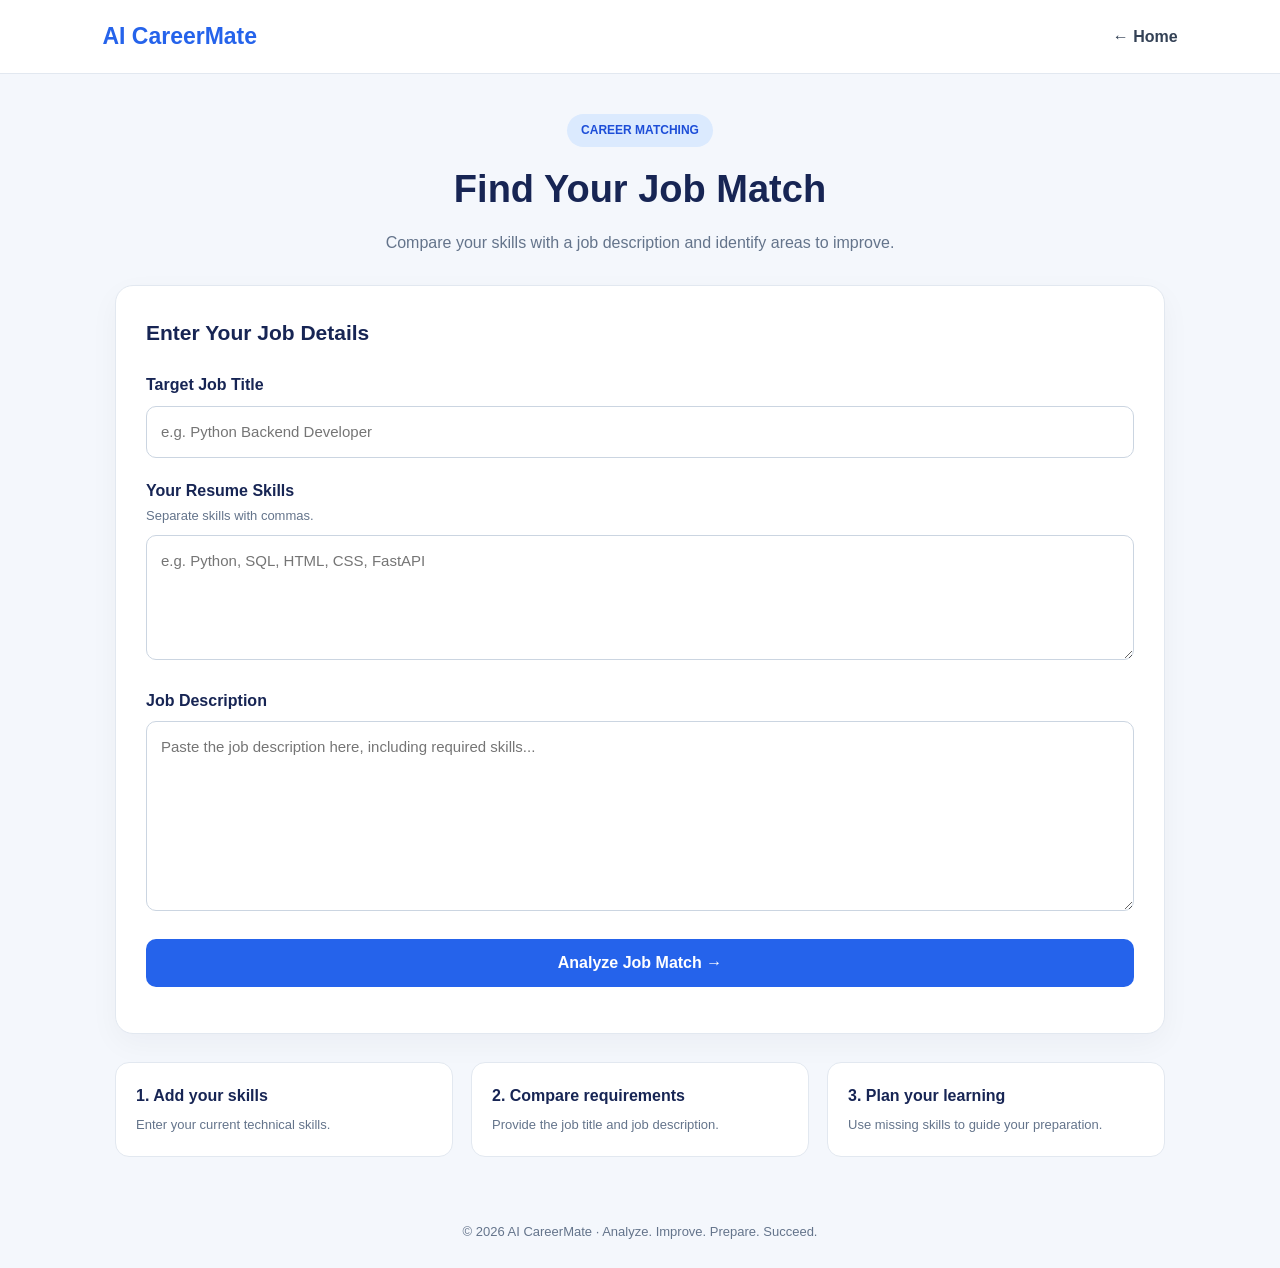
<file: frontend/job-match.html>
<!DOCTYPE html>
<html lang="en">

<head>
    <meta charset="UTF-8">
    <meta name="viewport" content="width=device-width, initial-scale=1.0">
    <title>AI CareerMate | Job Match Analysis</title>

    <style>
        * {
            margin: 0;
            padding: 0;
            box-sizing: border-box;
        }

        body {
            font-family: Arial, Helvetica, sans-serif;
            background: #f4f7fc;
            color: #172554;
            line-height: 1.6;
        }

        nav {
            display: flex;
            justify-content: space-between;
            align-items: center;
            padding: 18px 8%;
            background: #fff;
            border-bottom: 1px solid #e2e8f0;
        }

        .logo {
            color: #2563eb;
            font-size: 23px;
            font-weight: 800;
            text-decoration: none;
        }

        .back-link {
            color: #334155;
            text-decoration: none;
            font-weight: 600;
        }

        .back-link:hover {
            color: #2563eb;
        }

        .container {
            width: 90%;
            max-width: 1050px;
            margin: 40px auto;
        }

        .heading {
            text-align: center;
            margin-bottom: 30px;
        }

        .badge {
            display: inline-block;
            background: #dbeafe;
            color: #1d4ed8;
            padding: 7px 14px;
            border-radius: 30px;
            font-size: 12px;
            font-weight: 800;
            margin-bottom: 12px;
        }

        .heading h1 {
            font-size: clamp(28px, 4vw, 38px);
            margin-bottom: 10px;
        }

        .heading p {
            color: #64748b;
        }

        .form-card,
        .result-card {
            background: white;
            border: 1px solid #e2e8f0;
            border-radius: 18px;
            padding: 30px;
            margin-bottom: 24px;
            box-shadow: 0 10px 30px rgba(15, 23, 42, 0.04);
        }

        .form-card h2 {
            font-size: 21px;
            margin-bottom: 22px;
        }

        .form-group {
            margin-bottom: 20px;
        }

        label {
            display: block;
            font-weight: 700;
            margin-bottom: 8px;
        }

        .hint {
            display: block;
            color: #64748b;
            font-size: 13px;
            font-weight: 400;
            margin-top: 3px;
        }

        input,
        textarea {
            width: 100%;
            padding: 13px 14px;
            border: 1px solid #cbd5e1;
            border-radius: 10px;
            background: #fff;
            color: #172554;
            font: inherit;
            font-size: 15px;
        }

        input:focus,
        textarea:focus {
            outline: 2px solid #bfdbfe;
            border-color: #2563eb;
        }

        textarea {
            min-height: 125px;
            resize: vertical;
        }

        #jobDescription {
            min-height: 190px;
        }

        .primary-button {
            width: 100%;
            padding: 15px;
            background: #2563eb;
            color: #fff;
            border: none;
            border-radius: 10px;
            font-size: 16px;
            font-weight: 700;
            cursor: pointer;
        }

        .primary-button:hover {
            background: #1d4ed8;
        }

        .primary-button:disabled {
            background: #94a3b8;
            cursor: not-allowed;
        }

        .status {
            margin-top: 16px;
            font-size: 14px;
            overflow-wrap: anywhere;
        }

        .status.error {
            color: #b91c1c;
            background: #fef2f2;
            padding: 12px;
            border-radius: 8px;
        }

        .status.success {
            color: #166534;
        }

        .result-card[hidden] {
            display: none;
        }

        .result-header {
            text-align: center;
            padding-bottom: 25px;
            border-bottom: 1px solid #e2e8f0;
        }

        .result-header h2 {
            margin-bottom: 18px;
        }

        .score-circle {
            width: 145px;
            height: 145px;
            margin: 0 auto 15px;
            border-radius: 50%;
            display: flex;
            align-items: center;
            justify-content: center;
            flex-direction: column;
            background: #eff6ff;
            border: 9px solid #bfdbfe;
        }

        .score-number {
            font-size: 34px;
            font-weight: 800;
            color: #1d4ed8;
            line-height: 1.2;
        }

        .score-label {
            color: #64748b;
            font-size: 12px;
        }

        .result-header p {
            color: #64748b;
            font-size: 14px;
        }

        .result-grid {
            display: grid;
            grid-template-columns: 1fr 1fr;
            gap: 18px;
            margin-top: 25px;
        }

        .skill-panel {
            padding: 20px;
            border-radius: 12px;
            background: #f8fafc;
            border: 1px solid #e2e8f0;
        }

        .skill-panel h3 {
            margin-bottom: 12px;
            font-size: 17px;
        }

        .skill-panel ul,
        #recommendations {
            padding-left: 20px;
        }

        .skill-panel li,
        #recommendations li {
            margin-bottom: 8px;
            overflow-wrap: anywhere;
        }

        .matched h3 {
            color: #15803d;
        }

        .missing h3 {
            color: #b45309;
        }

        .recommendations {
            margin-top: 25px;
            padding: 20px;
            background: #eff6ff;
            border-radius: 12px;
        }

        .recommendations h3 {
            margin-bottom: 12px;
        }

        .disclaimer {
            margin-top: 18px;
            color: #64748b;
            font-size: 12px;
        }

        .steps {
            display: grid;
            grid-template-columns: repeat(3, 1fr);
            gap: 18px;
            margin-top: 28px;
        }

        .step {
            background: white;
            padding: 20px;
            border: 1px solid #e2e8f0;
            border-radius: 14px;
        }

        .step strong {
            display: block;
            margin-bottom: 7px;
        }

        .step p {
            color: #64748b;
            font-size: 13px;
        }

        footer {
            text-align: center;
            padding: 25px 15px;
            color: #64748b;
            font-size: 13px;
        }

        @media (max-width: 650px) {
            nav {
                padding: 16px 5%;
            }

            .logo {
                font-size: 19px;
            }

            .container {
                margin: 25px auto;
            }

            .form-card,
            .result-card {
                padding: 20px;
            }

            .result-grid,
            .steps {
                grid-template-columns: 1fr;
            }
        }
    </style>
</head>

<body>

    <nav>
        <a href="index.html" class="logo">AI CareerMate</a>
        <a href="index.html" class="back-link">← Home</a>
    </nav>

    <main class="container">

        <header class="heading">
            <span class="badge">CAREER MATCHING</span>
            <h1>Find Your Job Match</h1>
            <p>Compare your skills with a job description and identify areas to improve.</p>
        </header>

        <section class="form-card">
            <h2>Enter Your Job Details</h2>

            <form id="jobMatchForm">

                <div class="form-group">
                    <label for="jobTitle">Target Job Title</label>
                    <input type="text" id="jobTitle" placeholder="e.g. Python Backend Developer" required>
                </div>

                <div class="form-group">
                    <label for="resumeSkills">
                        Your Resume Skills
                        <span class="hint">Separate skills with commas.</span>
                    </label>

                    <textarea id="resumeSkills" placeholder="e.g. Python, SQL, HTML, CSS, FastAPI" required></textarea>
                </div>

                <div class="form-group">
                    <label for="jobDescription">Job Description</label>

                    <textarea id="jobDescription"
                        placeholder="Paste the job description here, including required skills..." required></textarea>
                </div>

                <button type="submit" class="primary-button" id="analyzeButton">
                    Analyze Job Match →
                </button>

                <p id="statusMessage" class="status" aria-live="polite"></p>

            </form>
        </section>

        <section class="result-card" id="results" hidden>

            <div class="result-header">
                <h2>Your Job Match Results</h2>

                <div class="score-circle">
                    <span class="score-number" id="matchPercentage">0%</span>
                    <span class="score-label">Skills Match</span>
                </div>

                <p id="matchSummary"></p>
            </div>

            <div class="result-grid">

                <div class="skill-panel matched">
                    <h3>✓ Matched Skills</h3>
                    <ul id="matchedSkills"></ul>
                </div>

                <div class="skill-panel missing">
                    <h3>＋ Skills to Develop</h3>
                    <ul id="missingSkills"></ul>
                </div>

            </div>

            <div class="recommendations">
                <h3>💡 Recommendations</h3>
                <ul id="recommendations"></ul>
            </div>

            <p class="disclaimer">
                This result is based on the skills detected by the current
                rule-based analysis. It is an estimate, not a guarantee of
                interview selection or employment.
            </p>

        </section>

        <section class="steps">
            <article class="step">
                <strong>1. Add your skills</strong>
                <p>Enter your current technical skills.</p>
            </article>

            <article class="step">
                <strong>2. Compare requirements</strong>
                <p>Provide the job title and job description.</p>
            </article>

            <article class="step">
                <strong>3. Plan your learning</strong>
                <p>Use missing skills to guide your preparation.</p>
            </article>
        </section>

    </main>

    <footer>
        © <span id="year"></span> AI CareerMate · Analyze. Improve. Prepare. Succeed.
    </footer>

    <script>
        const API_URL = "https://ai-careermate-mbgj.onrender.com/job-match";
        const form = document.getElementById("jobMatchForm");
        const jobTitleInput = document.getElementById("jobTitle");
        const resumeSkillsInput = document.getElementById("resumeSkills");
        const jobDescriptionInput = document.getElementById("jobDescription");
        const analyzeButton = document.getElementById("analyzeButton");
        const statusMessage = document.getElementById("statusMessage");
        const results = document.getElementById("results");

        document.getElementById("year").textContent =
            new Date().getFullYear();

        // Restore skills saved by the Resume Analysis page.
        try {
            const savedSkills = sessionStorage.getItem("careerMateResumeSkills");

            if (savedSkills) {
                resumeSkillsInput.value = savedSkills;
            }
        } catch (error) {
            console.warn("Could not restore saved resume skills.");
        }

        function showList(elementId, items, emptyMessage) {
            const list = document.getElementById(elementId);
            list.replaceChildren();

            if (!Array.isArray(items) || items.length === 0) {
                const li = document.createElement("li");
                li.textContent = emptyMessage;
                list.appendChild(li);
                return;
            }

            items.forEach(item => {
                const li = document.createElement("li");
                li.textContent = String(item);
                list.appendChild(li);
            });
        }

        form.addEventListener("submit", async function (event) {
            event.preventDefault();

            const jobTitle = jobTitleInput.value.trim();
            const resumeSkills = resumeSkillsInput.value.trim();
            const jobDescription = jobDescriptionInput.value.trim();

            if (!jobTitle || !resumeSkills || !jobDescription) {
                statusMessage.textContent = "Please complete all fields.";
                statusMessage.className = "status error";
                return;
            }

            analyzeButton.disabled = true;
            analyzeButton.textContent = "Analyzing...";
            statusMessage.textContent = "Comparing your skills with the job requirements...";
            statusMessage.className = "status";
            results.hidden = true;

            try {
                const response = await fetch(API_URL, {
                    method: "POST",
                    headers: {
                        "Content-Type": "application/json"
                    },
                    body: JSON.stringify({
                        resume_skills: resumeSkills,
                        job_description:
                            "Job Title: " + jobTitle + "\n\n" + jobDescription
                    })
                });

                const data = await response.json().catch(() => ({}));

                if (!response.ok) {
                    throw new Error(
                        data.detail || "The server could not analyze this job match."
                    );
                }

                const percentage = Number(data.match_percentage);

                if (!Number.isFinite(percentage)) {
                    throw new Error("The server returned an invalid match percentage.");
                }

                document.getElementById("matchPercentage").textContent =
                    Math.max(0, Math.min(100, percentage)) + "%";

                const matchedCount = Number(data.matched_skills_count) || 0;
                const requiredCount = Number(data.total_required_skills) || 0;

                document.getElementById("matchSummary").textContent =
                    "You matched " + matchedCount + " out of " +
                    requiredCount + " identified job skills for " + jobTitle + ".";

                showList(
                    "matchedSkills",
                    data.matched_skills,
                    "No matching skills were identified."
                );

                showList(
                    "missingSkills",
                    data.missing_skills,
                    "No missing skills were identified."
                );

                showList(
                    "recommendations",
                    data.recommendations,
                    "Keep practicing and improving your technical skills."
                );

                results.hidden = false;
                statusMessage.textContent = "Analysis completed successfully.";
                statusMessage.className = "status success";

                results.scrollIntoView({
                    behavior: "smooth",
                    block: "start"
                });

            } catch (error) {
                statusMessage.textContent =
                    "Analysis failed: " + error.message +
                    " Check that your FastAPI backend is running.";
                statusMessage.className = "status error";

            } finally {
                analyzeButton.disabled = false;
                analyzeButton.textContent = "Analyze Job Match →";
            }
        });
    </script>

</body>

</html>
</file>
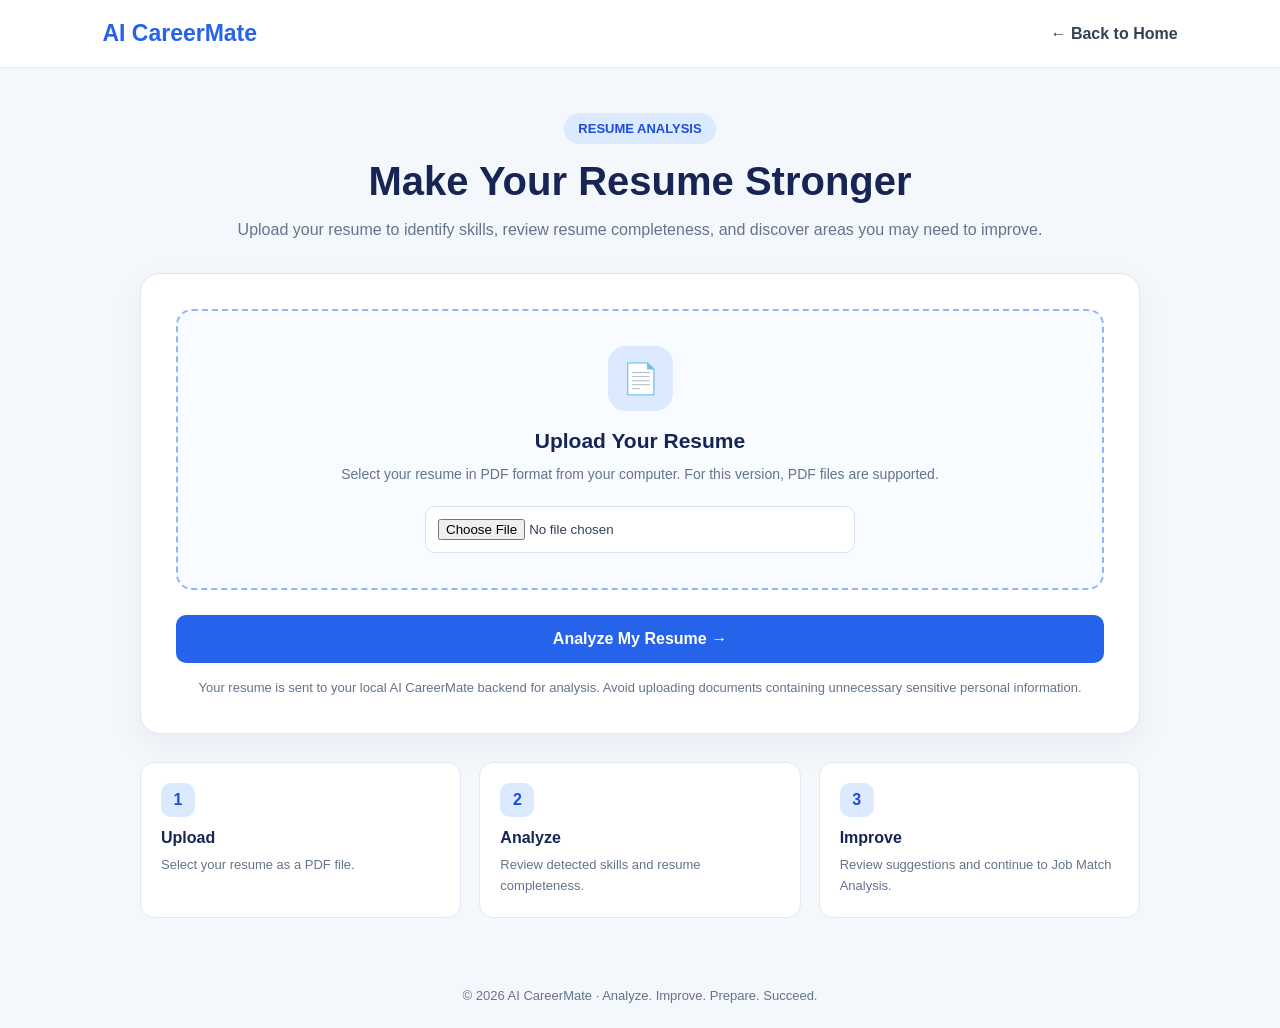
<file: frontend/resume.html>
<!DOCTYPE html>
<html lang="en">

<head>
    <meta charset="UTF-8">
    <meta name="viewport" content="width=device-width, initial-scale=1.0">

    <title>AI CareerMate | Resume Analysis</title>

    <style>
        * {
            margin: 0;
            padding: 0;
            box-sizing: border-box;
        }

        body {
            font-family: Arial, Helvetica, sans-serif;
            background: #f4f7fc;
            color: #172554;
            min-height: 100vh;
        }

        nav {
            display: flex;
            justify-content: space-between;
            align-items: center;
            padding: 20px 8%;
            background: white;
            border-bottom: 1px solid #e5eaf3;
        }

        .logo {
            font-size: 23px;
            font-weight: 800;
            color: #2563eb;
            text-decoration: none;
        }

        .back-link {
            text-decoration: none;
            color: #334155;
            font-weight: 600;
        }

        .back-link:hover {
            color: #2563eb;
        }

        .page-container {
            width: 90%;
            max-width: 1000px;
            margin: 45px auto;
        }

        .page-heading {
            text-align: center;
            margin-bottom: 30px;
        }

        .badge {
            display: inline-block;
            background: #dbeafe;
            color: #1d4ed8;
            padding: 8px 14px;
            border-radius: 30px;
            font-size: 13px;
            font-weight: 700;
            margin-bottom: 15px;
        }

        .page-heading h1 {
            font-size: clamp(28px, 4vw, 40px);
            margin-bottom: 12px;
        }

        .page-heading p {
            color: #64748b;
            line-height: 1.7;
        }

        .main-card {
            background: white;
            border: 1px solid #e2e8f0;
            border-radius: 20px;
            padding: 35px;
            box-shadow: 0 12px 35px rgba(15, 23, 42, 0.05);
        }

        .upload-area {
            border: 2px dashed #93b4f8;
            background: #f8fbff;
            border-radius: 16px;
            padding: 35px 20px;
            text-align: center;
            margin-bottom: 25px;
        }

        .upload-icon {
            width: 65px;
            height: 65px;
            margin: 0 auto 18px;
            border-radius: 18px;
            background: #dbeafe;
            display: flex;
            align-items: center;
            justify-content: center;
            font-size: 30px;
        }

        .upload-area h2 {
            font-size: 21px;
            margin-bottom: 10px;
        }

        .upload-area p {
            color: #64748b;
            font-size: 14px;
            line-height: 1.6;
            margin-bottom: 20px;
        }

        input[type="file"] {
            display: block;
            width: 100%;
            max-width: 430px;
            margin: 0 auto;
            padding: 12px;
            border: 1px solid #dbe3ef;
            border-radius: 10px;
            background: white;
            color: #334155;
        }

        button {
            display: block;
            width: 100%;
            padding: 15px;
            border: none;
            border-radius: 10px;
            background: #2563eb;
            color: white;
            font-size: 16px;
            font-weight: 700;
            cursor: pointer;
            transition: background 0.2s;
        }

        button:hover {
            background: #1d4ed8;
        }

        button:disabled {
            background: #94a3b8;
            cursor: not-allowed;
        }

        .privacy-note {
            text-align: center;
            color: #64748b;
            font-size: 13px;
            margin-top: 15px;
            line-height: 1.6;
        }

        #result {
            margin-top: 25px;
            line-height: 1.7;
            overflow-wrap: anywhere;
        }

        #result:empty {
            display: none;
        }

        #result h2,
        #result h3 {
            margin: 18px 0 10px;
        }

        #result ul {
            padding-left: 22px;
            margin: 10px 0;
        }

        #result li {
            margin-bottom: 7px;
        }

        .result-error {
            color: #b91c1c;
            background: #fef2f2;
            padding: 14px;
            border-radius: 10px;
        }

        .result-success {
            color: #166534;
        }

        .steps {
            display: grid;
            grid-template-columns: repeat(3, 1fr);
            gap: 18px;
            margin-top: 28px;
        }

        .step {
            background: white;
            border: 1px solid #e2e8f0;
            border-radius: 14px;
            padding: 20px;
        }

        .step-number {
            display: inline-flex;
            width: 34px;
            height: 34px;
            align-items: center;
            justify-content: center;
            background: #dbeafe;
            color: #1d4ed8;
            border-radius: 10px;
            font-weight: 800;
            margin-bottom: 12px;
        }

        .step h3 {
            font-size: 16px;
            margin-bottom: 8px;
        }

        .step p {
            color: #64748b;
            font-size: 13px;
            line-height: 1.6;
        }

        footer {
            text-align: center;
            padding: 25px 15px;
            color: #64748b;
            font-size: 13px;
        }

        @media (max-width: 650px) {
            nav {
                padding: 18px 5%;
            }

            .logo {
                font-size: 19px;
            }

            .page-container {
                margin: 30px auto;
            }

            .main-card {
                padding: 20px;
            }

            .steps {
                grid-template-columns: 1fr;
            }

            .upload-area {
                padding: 25px 14px;
            }
        }
    </style>
</head>

<body>

    <nav>
        <a href="index.html" class="logo">AI CareerMate</a>
        <a href="index.html" class="back-link">← Back to Home</a>
    </nav>

    <main class="page-container">

        <header class="page-heading">
            <span class="badge">RESUME ANALYSIS</span>

            <h1>Make Your Resume Stronger</h1>

            <p>
                Upload your resume to identify skills, review resume completeness,
                and discover areas you may need to improve.
            </p>
        </header>

        <section class="main-card">

            <form id="resumeForm">

                <div class="upload-area">

                    <div class="upload-icon">📄</div>

                    <h2>Upload Your Resume</h2>

                    <p>
                        Select your resume in PDF format from your computer.
                        For this version, PDF files are supported.
                    </p>

                    <input type="file" id="resumeFile" accept=".pdf,application/pdf" required>

                </div>

                <button type="submit" id="analyzeButton">
                    Analyze My Resume →
                </button>

                <p class="privacy-note">
                    Your resume is sent to your local AI CareerMate backend
                    for analysis. Avoid uploading documents containing
                    unnecessary sensitive personal information.
                </p>

            </form>

            <div id="result" aria-live="polite"></div>

        </section>

        <section class="steps">

            <article class="step">
                <div class="step-number">1</div>
                <h3>Upload</h3>
                <p>Select your resume as a PDF file.</p>
            </article>

            <article class="step">
                <div class="step-number">2</div>
                <h3>Analyze</h3>
                <p>Review detected skills and resume completeness.</p>
            </article>

            <article class="step">
                <div class="step-number">3</div>
                <h3>Improve</h3>
                <p>Review suggestions and continue to Job Match Analysis.</p>
            </article>

        </section>

    </main>

    <footer>
        © <span id="year"></span> AI CareerMate · Analyze. Improve. Prepare. Succeed.
    </footer>

    <script>
        document.getElementById("year").textContent =
            new Date().getFullYear();
    </script>

    <script src="script.js"></script>

</body>

</html>
</file>
